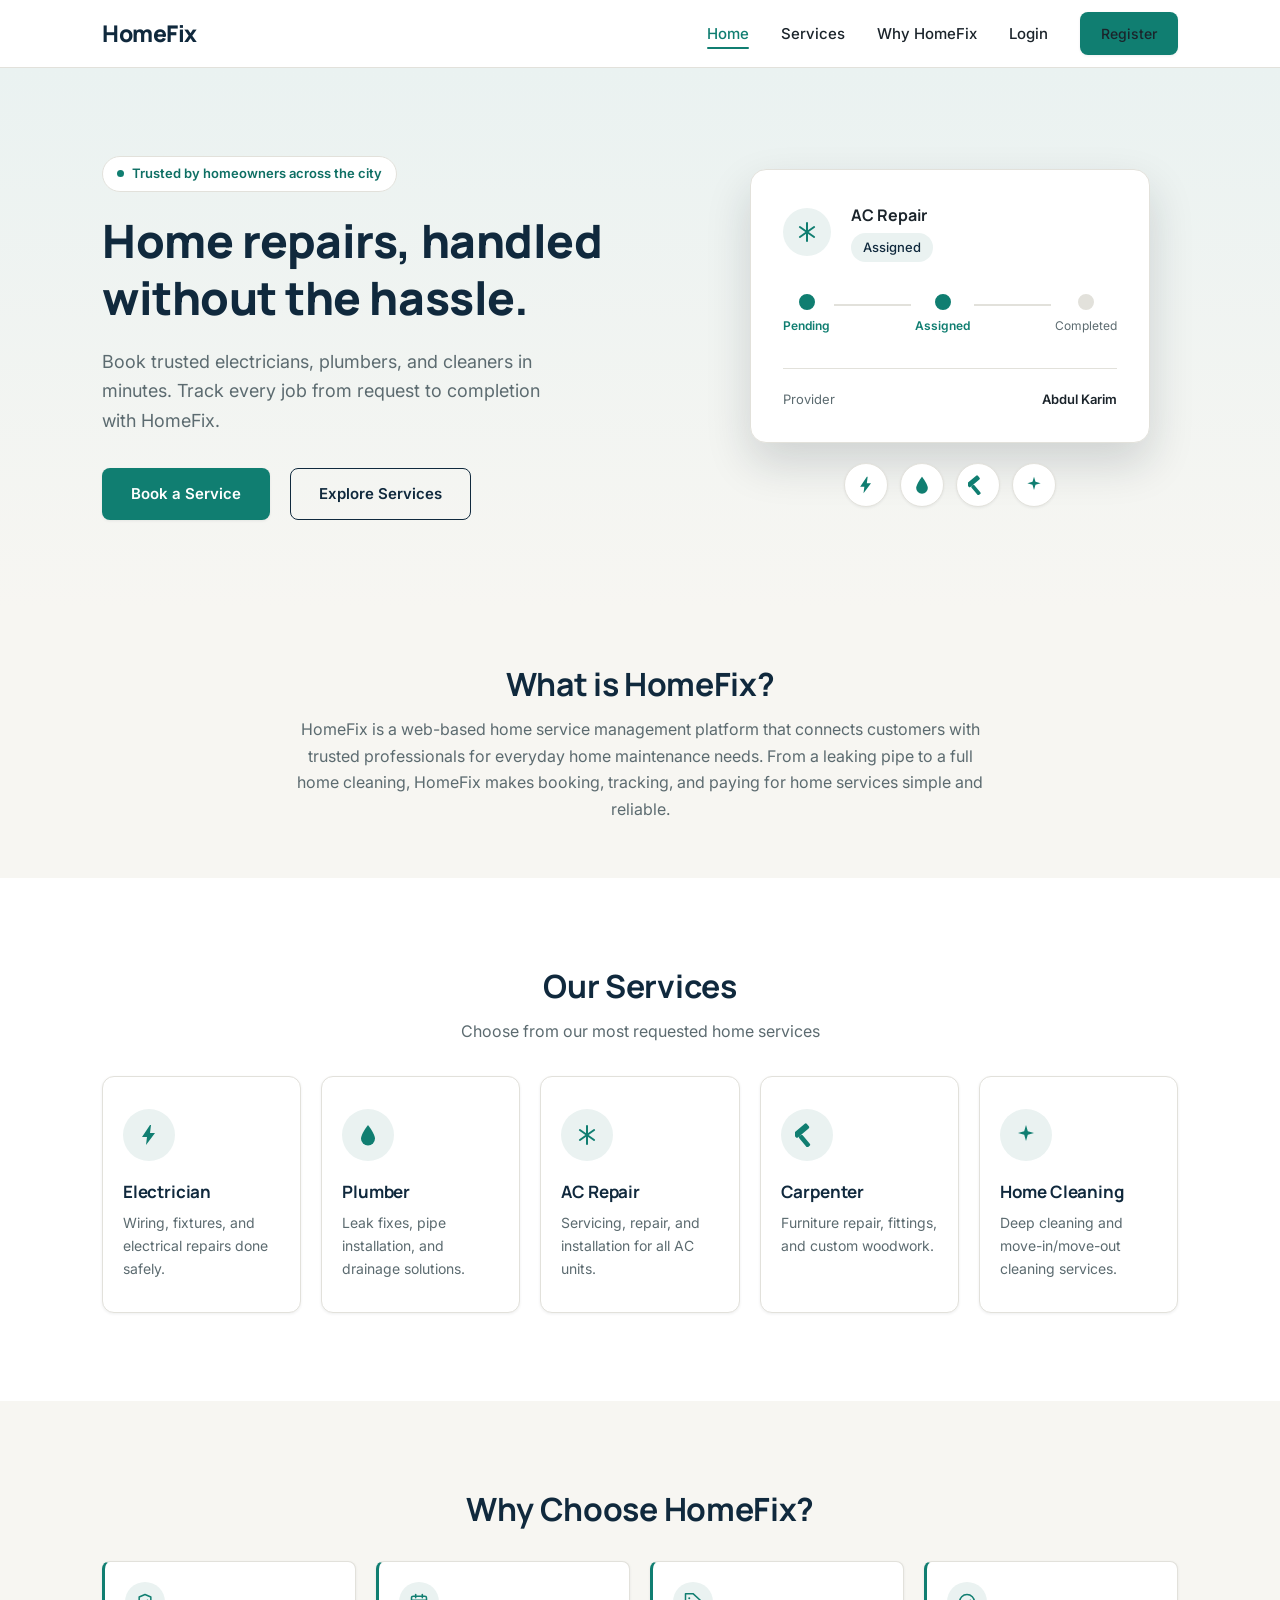
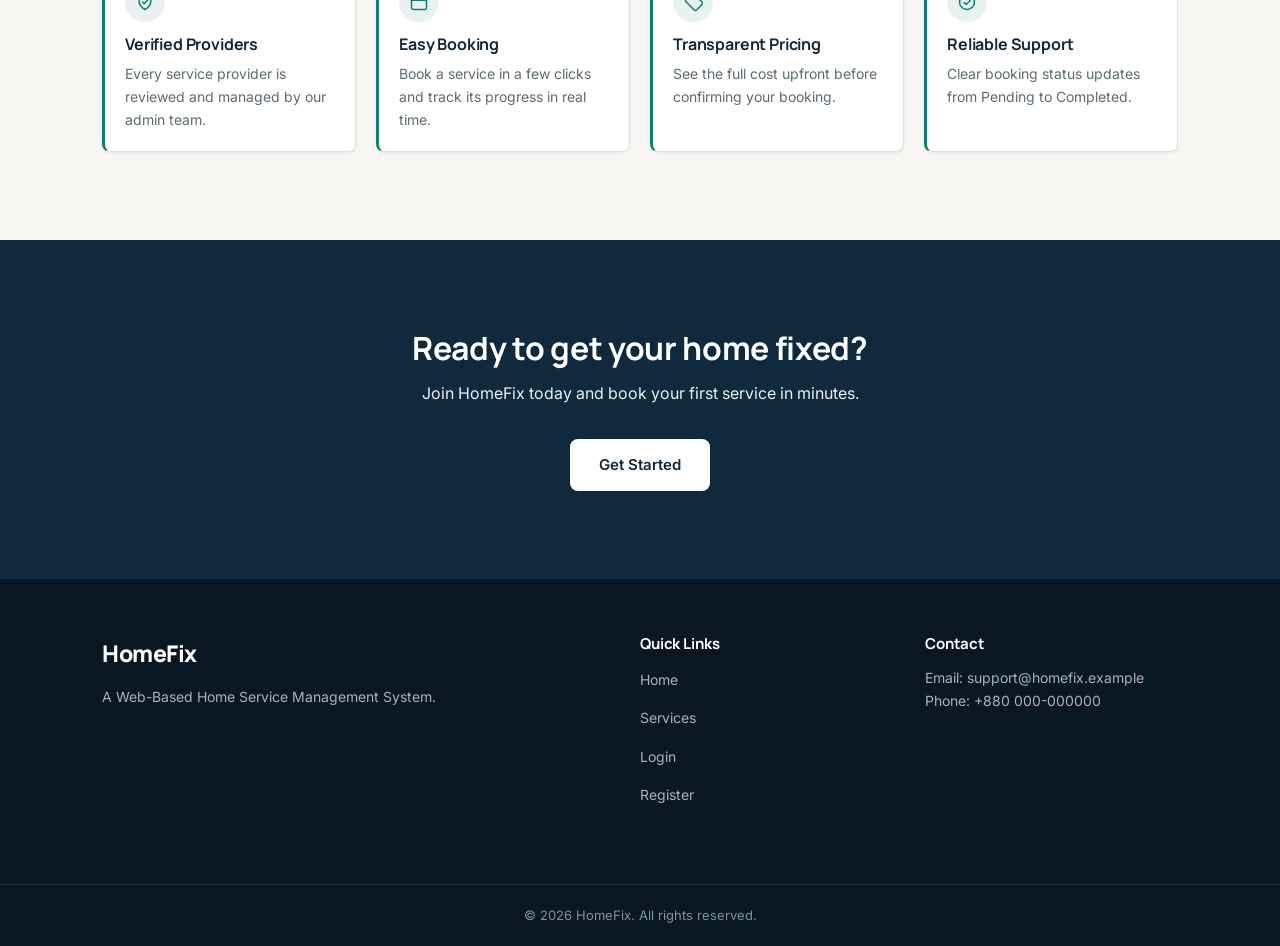
<file: index.html>
<!DOCTYPE html>
<html lang="en">
<head>
  <meta charset="UTF-8">
  <meta name="viewport" content="width=device-width, initial-scale=1.0">
  <title>HomeFix - Home Service Management System</title>

  <!-- Google Fonts: Manrope for headings, Inter for body text -->
  <link rel="preconnect" href="https://fonts.googleapis.com">
  <link href="https://fonts.googleapis.com/css2?family=Manrope:wght@600;700;800&family=Inter:wght@400;500;600&display=swap" rel="stylesheet">

  <!-- Link to our main stylesheet -->
  <link rel="stylesheet" href="css/style.css">
</head>
<body>

  <!-- ============================= -->
  <!-- HEADER / NAVIGATION BAR       -->
  <!-- ============================= -->
  <header class="site-header">
    <nav class="navbar">

      <!-- Logo / Site name -->
      <a href="index.html" class="logo">HomeFix</a>

      <!-- Navigation links (shown on desktop, toggled on mobile) -->
      <ul class="nav-links" id="navLinks">
        <li><a href="index.html" class="nav-active">Home</a></li>
        <li><a href="#services">Services</a></li>
        <li><a href="#why-us">Why HomeFix</a></li>
        <li><a href="login.html">Login</a></li>
        <li><a href="register.html" class="btn btn-primary">Register</a></li>
      </ul>

      <!-- Hamburger button for mobile menu -->
      <button class="nav-toggle" id="navToggle" aria-label="Toggle navigation menu" aria-expanded="false">
        <span></span>
        <span></span>
        <span></span>
      </button>

    </nav>
  </header>


  <!-- ============================= -->
  <!-- HERO SECTION                  -->
  <!-- ============================= -->
  <section class="hero">
    <div class="container">

      <div class="hero-content">
        <span class="hero-eyebrow">Trusted by homeowners across the city</span>
        <h1>Home repairs, handled without the hassle.</h1>
        <p>
          Book trusted electricians, plumbers, and cleaners in minutes.
          Track every job from request to completion with HomeFix.
        </p>
        <div class="hero-buttons">
          <a href="services.html" class="btn btn-primary">Book a Service</a>
          <a href="#services" class="btn btn-secondary">Explore Services</a>
        </div>
      </div>

      <!-- A small "product preview" card instead of a stock photo -->
      <div class="hero-visual">
        <div class="hero-visual-card">
          <div class="hero-visual-top">
            <div class="hero-visual-icon">
              <svg aria-hidden="true" viewBox="0 0 24 24" fill="none" stroke="currentColor" stroke-width="2" stroke-linecap="round"><line x1="12" y1="3" x2="12" y2="21"/><line x1="4.9" y1="7" x2="19.1" y2="17"/><line x1="19.1" y1="7" x2="4.9" y2="17"/></svg>
            </div>
            <div>
              <strong>AC Repair</strong>
              <span class="badge badge-assigned">Assigned</span>
            </div>
          </div>

          <div class="status-tracker hero-visual-tracker">
            <div class="status-step status-complete" data-step="Pending">
              <span class="status-dot"></span>
              <span class="status-label">Pending</span>
            </div>
            <div class="status-line"></div>
            <div class="status-step status-complete" data-step="Assigned">
              <span class="status-dot"></span>
              <span class="status-label">Assigned</span>
            </div>
            <div class="status-line"></div>
            <div class="status-step" data-step="Completed">
              <span class="status-dot"></span>
              <span class="status-label">Completed</span>
            </div>
          </div>

          <div class="hero-visual-provider">
            <span>Provider</span>
            <strong>Abdul Karim</strong>
          </div>
        </div>

        <div class="hero-visual-chips">
          <span class="hero-visual-chip" title="Electrician">
            <svg aria-hidden="true" viewBox="0 0 24 24" fill="currentColor"><path d="M13 2L5 14h5l-1 8 9-12h-5l1-8z"/></svg>
          </span>
          <span class="hero-visual-chip" title="Plumber">
            <svg aria-hidden="true" viewBox="0 0 24 24" fill="currentColor"><path d="M12 2C12 2 5 11 5 15.5a7 7 0 0 0 14 0C19 11 12 2 12 2z"/></svg>
          </span>
          <span class="hero-visual-chip" title="Carpenter">
            <svg aria-hidden="true" viewBox="0 0 24 24" fill="currentColor"><g transform="rotate(-40 12 12)"><rect x="2" y="2" width="17" height="6" rx="1.5"/><rect x="4" y="8" width="4.5" height="14" rx="1.5"/></g></svg>
          </span>
          <span class="hero-visual-chip" title="Home Cleaning">
            <svg aria-hidden="true" viewBox="0 0 24 24" fill="currentColor"><path d="M12 2l1.8 6.2L20 10l-6.2 1.8L12 18l-1.8-6.2L4 10l6.2-1.8z"/></svg>
          </span>
        </div>
      </div>

    </div>
  </section>


  <!-- ============================= -->
  <!-- SHORT INTRODUCTION SECTION    -->
  <!-- ============================= -->
  <section class="intro">
    <div class="container">
      <h2>What is HomeFix?</h2>
      <p>
        HomeFix is a web-based home service management platform that connects
        customers with trusted professionals for everyday home maintenance needs.
        From a leaking pipe to a full home cleaning, HomeFix makes booking,
        tracking, and paying for home services simple and reliable.
      </p>
    </div>
  </section>


  <!-- ============================= -->
  <!-- SERVICES PREVIEW SECTION      -->
  <!-- ============================= -->
  <section class="services" id="services">
    <div class="container">
      <h2>Our Services</h2>
      <p class="section-subtitle">Choose from our most requested home services</p>

      <div class="services-grid">

        <!-- Service Card: Electrician -->
        <div class="service-card">
          <div class="service-icon"><svg aria-hidden="true" viewBox="0 0 24 24" fill="currentColor" width="24" height="24"><path d="M13 2L5 14h5l-1 8 9-12h-5l1-8z"/></svg></div>
          <h3>Electrician</h3>
          <p>Wiring, fixtures, and electrical repairs done safely.</p>
        </div>

        <!-- Service Card: Plumber -->
        <div class="service-card">
          <div class="service-icon"><svg aria-hidden="true" viewBox="0 0 24 24" fill="currentColor" width="24" height="24"><path d="M12 2C12 2 5 11 5 15.5a7 7 0 0 0 14 0C19 11 12 2 12 2z"/></svg></div>
          <h3>Plumber</h3>
          <p>Leak fixes, pipe installation, and drainage solutions.</p>
        </div>

        <!-- Service Card: AC Repair -->
        <div class="service-card">
          <div class="service-icon"><svg aria-hidden="true" viewBox="0 0 24 24" fill="none" stroke="currentColor" stroke-width="2" stroke-linecap="round" width="24" height="24"><line x1="12" y1="3" x2="12" y2="21"/><line x1="4.9" y1="7" x2="19.1" y2="17"/><line x1="19.1" y1="7" x2="4.9" y2="17"/></svg></div>
          <h3>AC Repair</h3>
          <p>Servicing, repair, and installation for all AC units.</p>
        </div>

        <!-- Service Card: Carpenter -->
        <div class="service-card">
          <div class="service-icon"><svg aria-hidden="true" viewBox="0 0 24 24" fill="currentColor" width="24" height="24"><g transform="rotate(-40 12 12)"><rect x="2" y="2" width="17" height="6" rx="1.5"/><rect x="4" y="8" width="4.5" height="14" rx="1.5"/></g></svg></div>
          <h3>Carpenter</h3>
          <p>Furniture repair, fittings, and custom woodwork.</p>
        </div>

        <!-- Service Card: Home Cleaning -->
        <div class="service-card">
          <div class="service-icon"><svg aria-hidden="true" viewBox="0 0 24 24" fill="currentColor" width="24" height="24"><path d="M12 2l1.8 6.2L20 10l-6.2 1.8L12 18l-1.8-6.2L4 10l6.2-1.8z"/></svg></div>
          <h3>Home Cleaning</h3>
          <p>Deep cleaning and move-in/move-out cleaning services.</p>
        </div>

      </div>
    </div>
  </section>


  <!-- ============================= -->
  <!-- WHY CHOOSE HOMEFIX SECTION    -->
  <!-- ============================= -->
  <section class="why-us" id="why-us">
    <div class="container">
      <h2>Why Choose HomeFix?</h2>

      <div class="why-us-grid">

        <div class="why-card">
          <div class="why-card-icon"><svg aria-hidden="true" viewBox="0 0 24 24" fill="none" stroke="currentColor" stroke-width="1.8" stroke-linecap="round" stroke-linejoin="round"><path d="M12 3l7 3v5c0 5-3.5 8-7 10-3.5-2-7-5-7-10V6z"/><path d="M9 12l2 2 4-4"/></svg></div>
          <h3>Verified Providers</h3>
          <p>Every service provider is reviewed and managed by our admin team.</p>
        </div>

        <div class="why-card">
          <div class="why-card-icon"><svg aria-hidden="true" viewBox="0 0 24 24" fill="none" stroke="currentColor" stroke-width="1.8" stroke-linecap="round" stroke-linejoin="round"><rect x="3" y="5" width="18" height="16" rx="2"/><line x1="3" y1="10" x2="21" y2="10"/><line x1="8" y1="3" x2="8" y2="7"/><line x1="16" y1="3" x2="16" y2="7"/></svg></div>
          <h3>Easy Booking</h3>
          <p>Book a service in a few clicks and track its progress in real time.</p>
        </div>

        <div class="why-card">
          <div class="why-card-icon"><svg aria-hidden="true" viewBox="0 0 24 24" fill="none" stroke="currentColor" stroke-width="1.8" stroke-linecap="round" stroke-linejoin="round"><path d="M12 2H3v9l10.5 10.5a2 2 0 0 0 2.8 0l6.7-6.7a2 2 0 0 0 0-2.8L12 2z"/><circle cx="7.5" cy="7.5" r="1.2" fill="currentColor" stroke="none"/></svg></div>
          <h3>Transparent Pricing</h3>
          <p>See the full cost upfront before confirming your booking.</p>
        </div>

        <div class="why-card">
          <div class="why-card-icon"><svg aria-hidden="true" viewBox="0 0 24 24" fill="none" stroke="currentColor" stroke-width="1.8" stroke-linecap="round" stroke-linejoin="round"><circle cx="12" cy="12" r="9"/><path d="M8.5 12.5l2.5 2.5 5-5"/></svg></div>
          <h3>Reliable Support</h3>
          <p>Clear booking status updates from Pending to Completed.</p>
        </div>

      </div>
    </div>
  </section>


  <!-- ============================= -->
  <!-- CALL-TO-ACTION SECTION        -->
  <!-- ============================= -->
  <section class="cta">
    <div class="container cta-content">
      <h2>Ready to get your home fixed?</h2>
      <p>Join HomeFix today and book your first service in minutes.</p>
      <a href="register.html" class="btn btn-primary">Get Started</a>
    </div>
  </section>


  <!-- ============================= -->
  <!-- FOOTER                        -->
  <!-- ============================= -->
  <footer class="site-footer">
    <div class="container footer-content">

      <div class="footer-brand">
        <span class="logo">HomeFix</span>
        <p>A Web-Based Home Service Management System.</p>
      </div>

      <div class="footer-links">
        <h4>Quick Links</h4>
        <ul>
          <li><a href="index.html">Home</a></li>
          <li><a href="#services">Services</a></li>
          <li><a href="login.html">Login</a></li>
          <li><a href="register.html">Register</a></li>
        </ul>
      </div>

      <div class="footer-contact">
        <h4>Contact</h4>
        <p>Email: support@homefix.example</p>
        <p>Phone: +880 000-000000</p>
      </div>

    </div>

    <p class="footer-bottom">
      &copy; <span id="currentYear"></span> HomeFix. All rights reserved.
    </p>
  </footer>


  <!-- Link to our JavaScript file (placed at the end so the HTML loads first) -->
  <script src="js/script.js"></script>
</body>
</html>
</file>
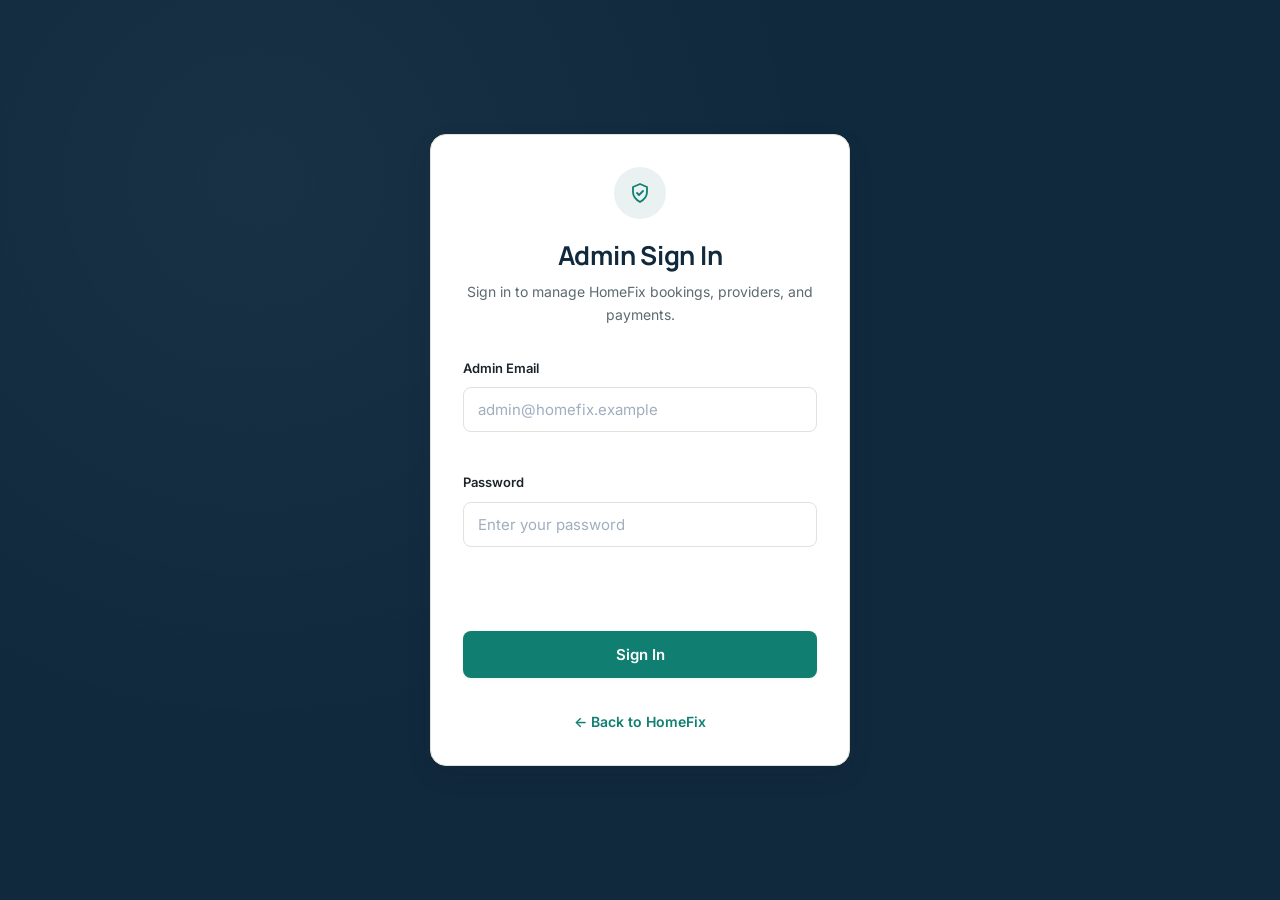
<file: admin-login.html>
<!DOCTYPE html>
<html lang="en">
<head>
  <meta charset="UTF-8">
  <meta name="viewport" content="width=device-width, initial-scale=1.0">
  <title>Admin Login - HomeFix</title>

  <!-- Google Fonts: Manrope for headings, Inter for body text -->
  <link rel="preconnect" href="https://fonts.googleapis.com">
  <link href="https://fonts.googleapis.com/css2?family=Manrope:wght@600;700;800&family=Inter:wght@400;500;600&display=swap" rel="stylesheet">

  <!-- Link to our main stylesheet (shared across every page) -->
  <link rel="stylesheet" href="css/style.css">
</head>
<body>

  <!-- Standalone gate: no public navbar/footer here on purpose, so it's
       visually distinct from the customer-facing login (matches the
       original design spec: dark full-page background, centered card). -->
  <section class="admin-auth-page">
    <div class="auth-card">

      <div class="auth-card-header">
        <div class="auth-card-icon"><svg aria-hidden="true" viewBox="0 0 24 24" fill="none" stroke="currentColor" stroke-width="1.8" stroke-linecap="round" stroke-linejoin="round"><path d="M12 3l7 3v5c0 5-3.5 8-7 10-3.5-2-7-5-7-10V6z"/><path d="M9 12l2 2 4-4"/></svg></div>
        <h1>Admin Sign In</h1>
        <p>Sign in to manage HomeFix bookings, providers, and payments.</p>
      </div>

      <!-- Frontend-only form: no backend, so we prevent the real
           submit and just run basic validation with JavaScript -->
      <form id="adminLoginForm" class="auth-form" novalidate>

        <div class="form-field">
          <label for="adminEmail">Admin Email</label>
          <input
            type="text"
            id="adminEmail"
            name="adminEmail"
            placeholder="admin@homefix.example"
            autocomplete="username"
            required
          >
          <span class="field-error" id="adminEmailError"></span>
        </div>

        <div class="form-field">
          <label for="adminPassword">Password</label>
          <input
            type="password"
            id="adminPassword"
            name="adminPassword"
            placeholder="Enter your password"
            autocomplete="current-password"
            required
          >
          <span class="field-error" id="adminPasswordError"></span>
        </div>

        <!-- Shown only if login is "successful" (demo purposes only) -->
        <p class="form-success" id="adminLoginSuccess"></p>

        <button type="submit" class="btn btn-primary btn-block">Sign In</button>

      </form>

      <p class="auth-switch">
        <a href="index.html">&larr; Back to HomeFix</a>
      </p>

    </div>
  </section>

  <!-- Shared JavaScript file (nav toggle, footer year, form validation,
       and now admin login validation) -->
  <script src="js/script.js"></script>
</body>
</html>
</file>
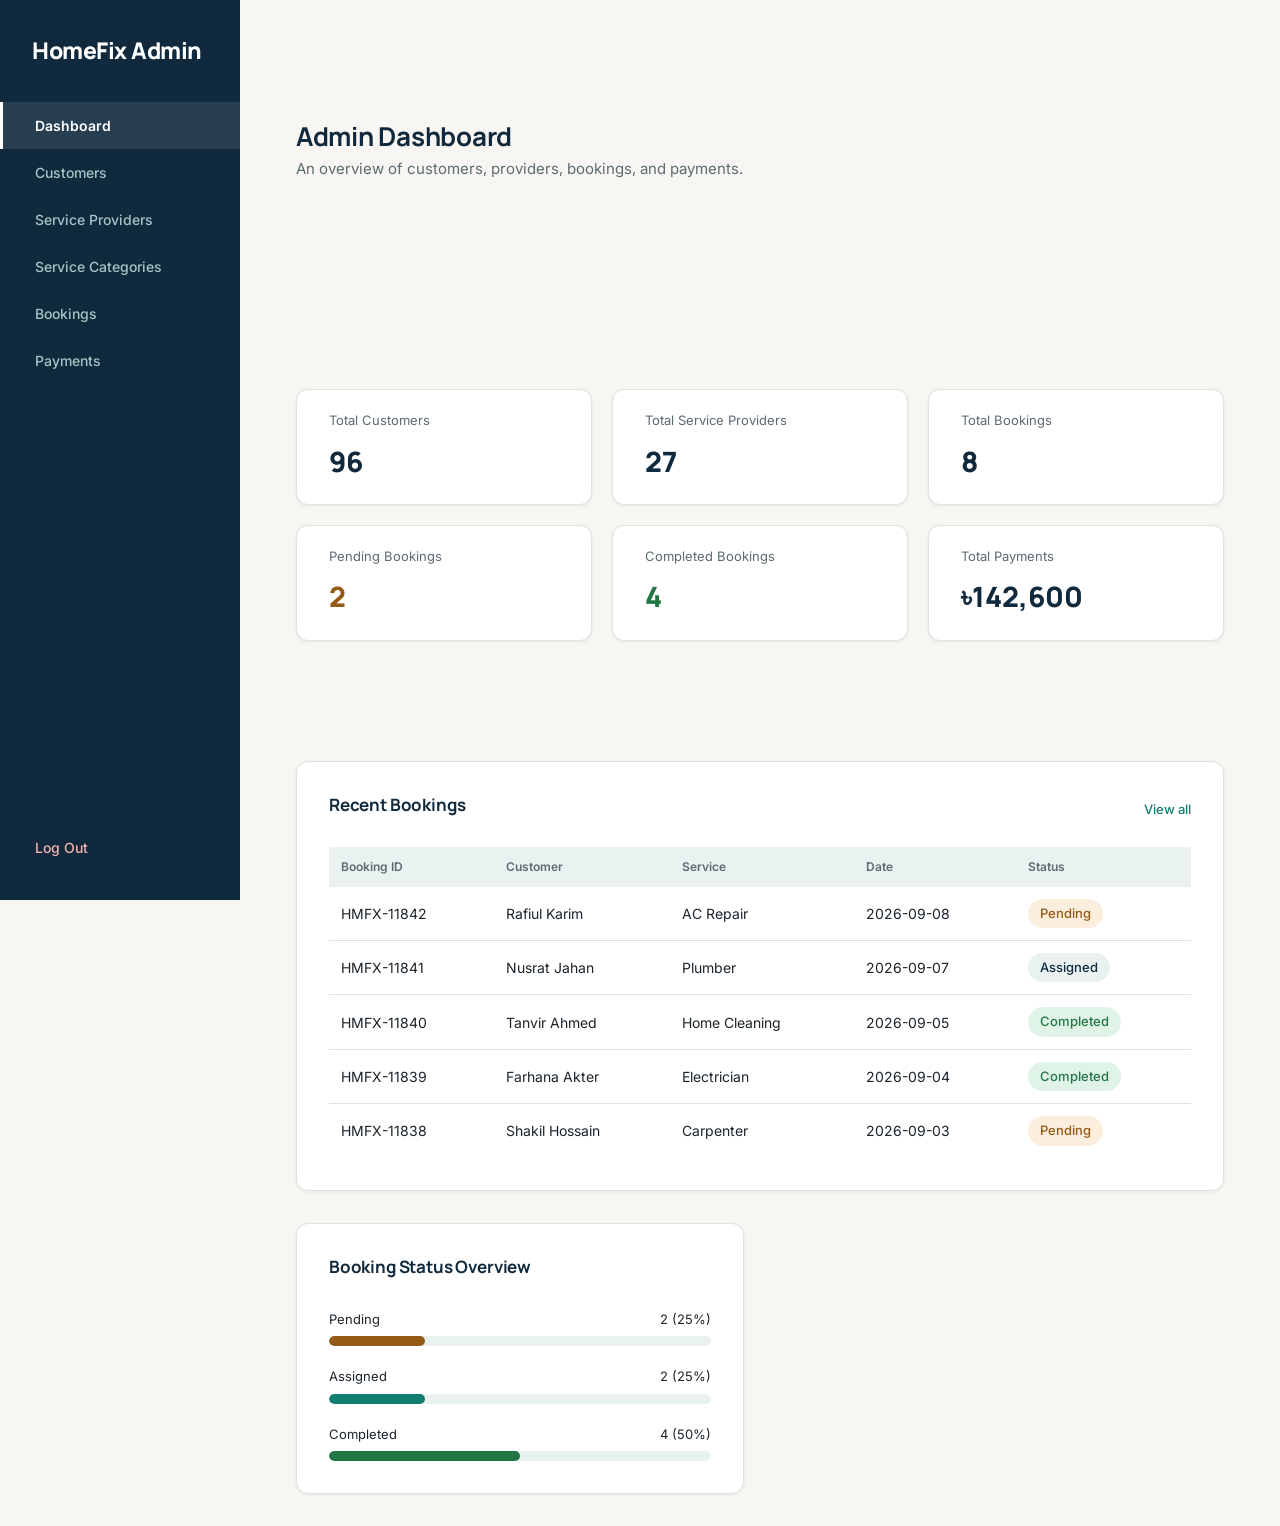
<file: admin.html>
<!DOCTYPE html>
<html lang="en">
<head>
  <meta charset="UTF-8">
  <meta name="viewport" content="width=device-width, initial-scale=1.0">
  <title>Admin Dashboard - HomeFix</title>

  <!-- Google Fonts: Manrope for headings, Inter for body text -->
  <link rel="preconnect" href="https://fonts.googleapis.com">
  <link href="https://fonts.googleapis.com/css2?family=Manrope:wght@600;700;800&family=Inter:wght@400;500;600&display=swap" rel="stylesheet">

  <!-- Link to our main stylesheet (shared across every page) -->
  <link rel="stylesheet" href="css/style.css">
</head>
<body>

  <!-- =========================================================
       This is a SINGLE-PAGE admin panel: the sidebar links don't
       load new HTML files, they use JavaScript to show/hide
       ".admin-section" blocks below. This keeps all the admin
       management screens in one file, which is simpler to
       maintain for a frontend-only demo than 6 separate pages.
       ========================================================= -->
  <div class="app-layout">

    <!-- ============================= -->
    <!-- SIDEBAR / NAVIGATION          -->
    <!-- ============================= -->
    <aside class="app-sidebar app-sidebar-admin">
      <a href="admin.html" class="logo app-sidebar-logo">HomeFix Admin</a>

      <nav class="app-sidebar-nav" id="adminNav">
        <a href="#dashboard" class="app-nav-link active" data-section="dashboard">Dashboard</a>
        <a href="#customers" class="app-nav-link" data-section="customers">Customers</a>
        <a href="#providers" class="app-nav-link" data-section="providers">Service Providers</a>
        <a href="#categories" class="app-nav-link" data-section="categories">Service Categories</a>
        <a href="#bookings" class="app-nav-link" data-section="bookings">Bookings</a>
        <a href="#payments" class="app-nav-link" data-section="payments">Payments</a>
      </nav>

      <button type="button" class="app-nav-link app-logout-btn" id="adminLogoutBtn">Log Out</button>
    </aside>


    <!-- ============================= -->
    <!-- MAIN CONTENT                  -->
    <!-- ============================= -->
    <main class="app-main">

      <!-- =====================================================
           SECTION: DASHBOARD (overview)
           ===================================================== -->
      <div class="admin-section active" id="section-dashboard">

        <section class="dash-welcome">
          <h1>Admin Dashboard</h1>
          <p>An overview of customers, providers, bookings, and payments.</p>
        </section>

        <section class="stats-grid" id="statsGrid">
          <div class="stat-card">
            <span class="stat-label">Total Customers</span>
            <span class="stat-number" id="statCustomers">-</span>
          </div>
          <div class="stat-card">
            <span class="stat-label">Total Service Providers</span>
            <span class="stat-number" id="statProviders">-</span>
          </div>
          <div class="stat-card">
            <span class="stat-label">Total Bookings</span>
            <span class="stat-number" id="statTotalBookings">-</span>
          </div>
          <div class="stat-card">
            <span class="stat-label">Pending Bookings</span>
            <span class="stat-number stat-pending" id="statPending">-</span>
          </div>
          <div class="stat-card">
            <span class="stat-label">Completed Bookings</span>
            <span class="stat-number stat-completed" id="statCompleted">-</span>
          </div>
          <div class="stat-card">
            <span class="stat-label">Total Payments</span>
            <span class="stat-number" id="statPayments">-</span>
          </div>
        </section>

        <div class="dash-grid">

          <section class="dash-card booking-history-card">
            <div class="dash-card-header">
              <h2>Recent Bookings</h2>
              <a href="#bookings" class="link-muted" data-section="bookings">View all</a>
            </div>
            <div class="dash-table-wrap">
              <table class="dash-table">
                <thead>
                  <tr><th>Booking ID</th><th>Customer</th><th>Service</th><th>Date</th><th>Status</th></tr>
                </thead>
                <tbody id="recentBookingsBody"></tbody>
              </table>
            </div>
          </section>

          <section class="dash-card status-overview-card">
            <div class="dash-card-header">
              <h2>Booking Status Overview</h2>
            </div>
            <div class="status-overview" id="statusOverview"></div>
          </section>

        </div>
      </div>


      <!-- =====================================================
           SECTION: MANAGE CUSTOMERS
           ===================================================== -->
      <div class="admin-section" id="section-customers">
        <section class="dash-welcome">
          <h1>Manage Customers</h1>
          <p>View registered customers and remove accounts if needed.</p>
        </section>

        <section class="dash-card">
          <div class="dash-table-wrap">
            <table class="dash-table">
              <thead>
                <tr><th>Name</th><th>Phone</th><th>Email</th><th>Bookings</th><th>Joined</th><th>Actions</th></tr>
              </thead>
              <tbody id="customersBody"></tbody>
            </table>
          </div>
        </section>
      </div>


      <!-- =====================================================
           SECTION: MANAGE SERVICE PROVIDERS
           ===================================================== -->
      <div class="admin-section" id="section-providers">
        <section class="dash-welcome dash-welcome-row">
          <div>
            <h1>Manage Service Providers</h1>
            <p>Add, edit, or remove the providers HomeFix works with.</p>
          </div>
          <button type="button" class="btn btn-primary btn-sm" id="addProviderBtn">+ Add Provider</button>
        </section>

        <section class="dash-card">
          <div class="dash-table-wrap">
            <table class="dash-table">
              <thead>
                <tr><th>Name</th><th>Category</th><th>Phone</th><th>Availability</th><th>Actions</th></tr>
              </thead>
              <tbody id="providersBody"></tbody>
            </table>
          </div>
        </section>
      </div>


      <!-- =====================================================
           SECTION: MANAGE SERVICE CATEGORIES
           ===================================================== -->
      <div class="admin-section" id="section-categories">
        <section class="dash-welcome dash-welcome-row">
          <div>
            <h1>Manage Service Categories</h1>
            <p>Control which services customers can book.</p>
          </div>
          <button type="button" class="btn btn-primary btn-sm" id="addCategoryBtn">+ Add Category</button>
        </section>

        <section class="dash-card">
          <div class="dash-table-wrap">
            <table class="dash-table">
              <thead>
                <tr><th>Category</th><th>Description</th><th>Base Price</th><th>Actions</th></tr>
              </thead>
              <tbody id="categoriesBody"></tbody>
            </table>
          </div>
        </section>
      </div>


      <!-- =====================================================
           SECTION: MANAGE BOOKINGS
           ===================================================== -->
      <div class="admin-section" id="section-bookings">
        <section class="dash-welcome">
          <h1>Manage Bookings</h1>
          <p>View details, assign a provider, and update booking status.</p>
        </section>

        <section class="dash-card">
          <div class="dash-table-wrap">
            <table class="dash-table">
              <thead>
                <tr><th>Booking ID</th><th>Customer</th><th>Service</th><th>Date</th><th>Provider</th><th>Status</th><th>Actions</th></tr>
              </thead>
              <tbody id="bookingsBody"></tbody>
            </table>
          </div>
        </section>
      </div>


      <!-- =====================================================
           SECTION: PAYMENT INFORMATION
           ===================================================== -->
      <div class="admin-section" id="section-payments">
        <section class="dash-welcome">
          <h1>Payment Information</h1>
          <p>A read-only ledger of payments linked to bookings.</p>
        </section>

        <section class="dash-card">
          <div class="dash-table-wrap">
            <table class="dash-table">
              <thead>
                <tr><th>Reference</th><th>Customer</th><th>Amount</th><th>Method</th><th>Status</th><th></th></tr>
              </thead>
              <tbody id="paymentsBody"></tbody>
            </table>
          </div>
        </section>
      </div>

    </main>
  </div>


  <!-- =========================================================
       SHARED MODAL
       One reusable popup used by every "View / Edit / Assign"
       action across all the sections above. JavaScript fills in
       the title and body content depending on which button was
       clicked.
       ========================================================= -->
  <div class="modal-overlay" id="adminModal" hidden>
    <div class="modal-box">
      <div class="modal-header">
        <h3 id="modalTitle">Details</h3>
        <button type="button" class="modal-close" id="modalCloseBtn" aria-label="Close">&times;</button>
      </div>
      <div class="modal-body" id="modalBody"></div>
    </div>
  </div>


  <!-- Shared JavaScript file (nav toggle, footer year, form validation,
       service data, and now the full admin panel logic) -->
  <script src="js/script.js"></script>
</body>
</html>
</file>
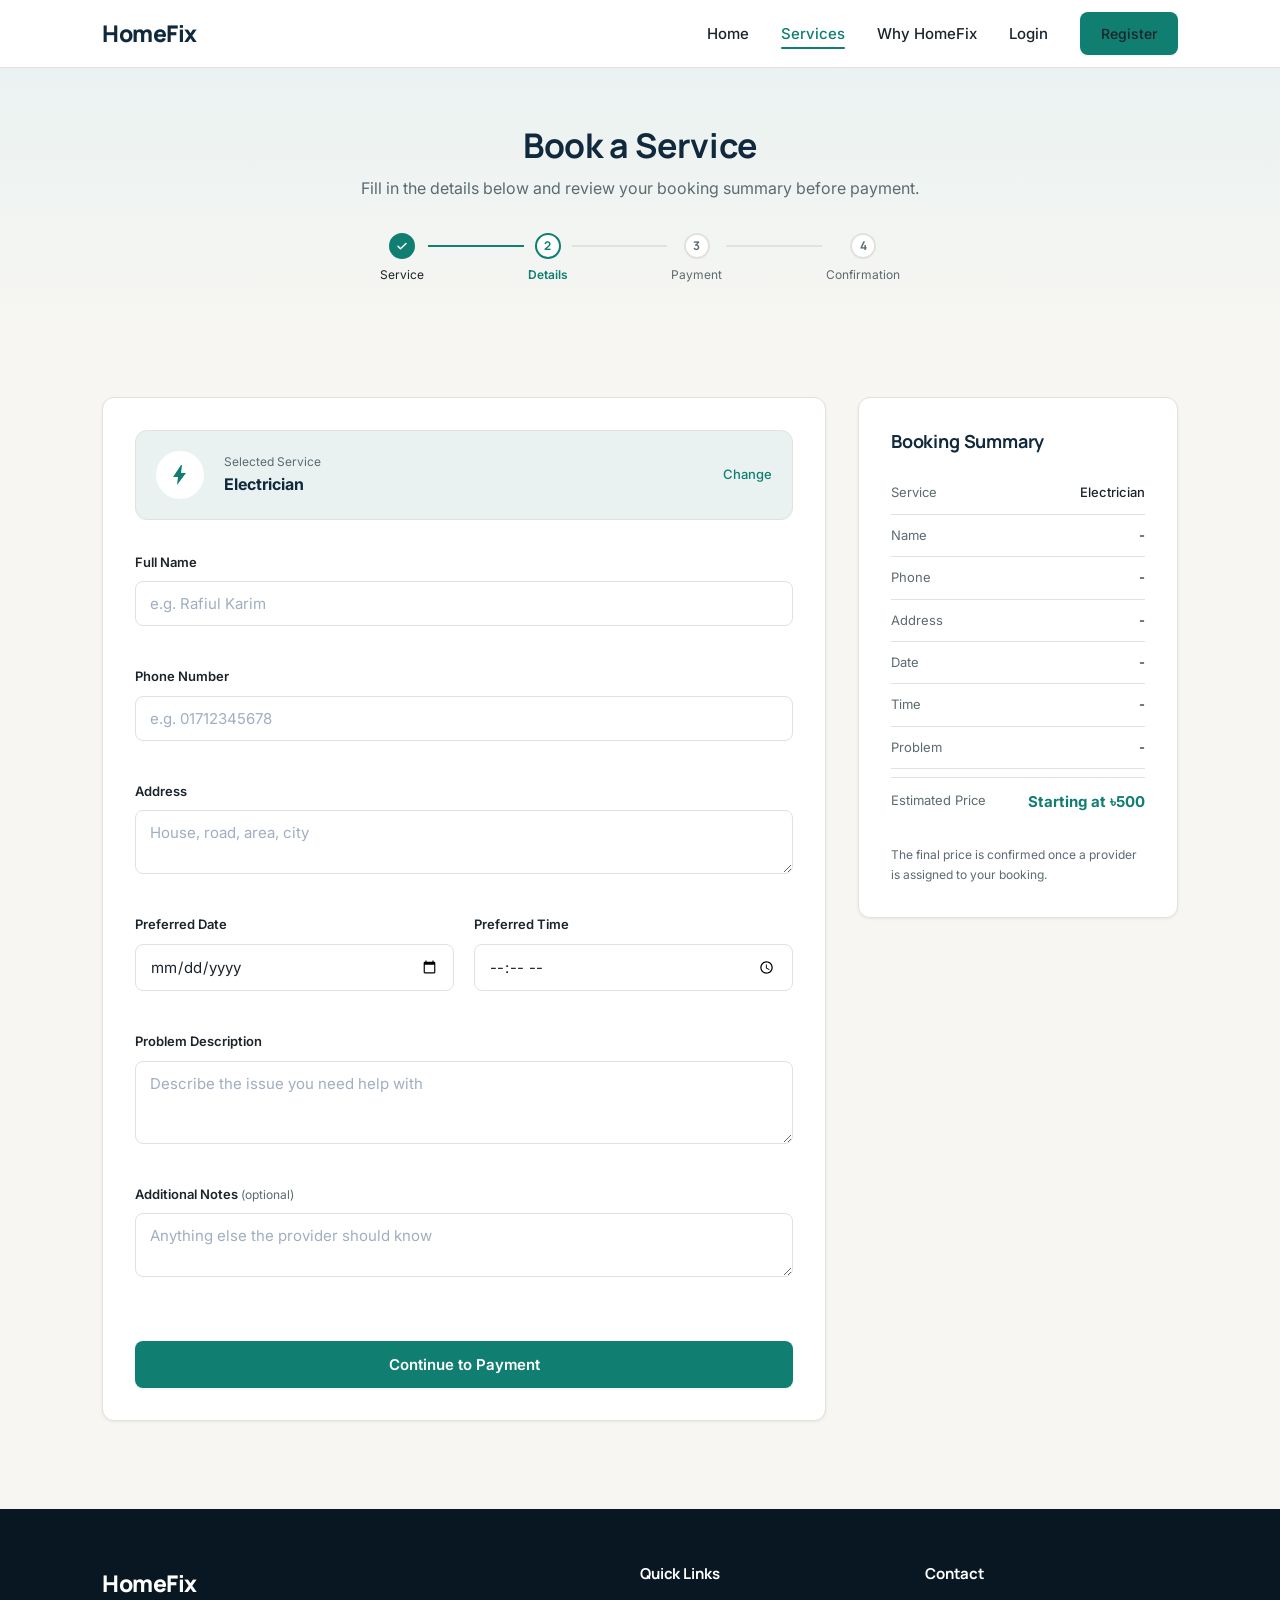
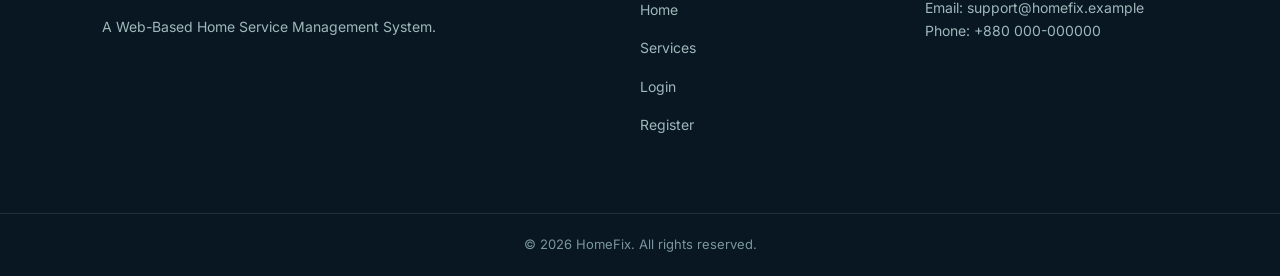
<file: booking.html>
<!DOCTYPE html>
<html lang="en">
<head>
  <meta charset="UTF-8">
  <meta name="viewport" content="width=device-width, initial-scale=1.0">
  <title>Book a Service - HomeFix</title>

  <!-- Google Fonts: Manrope for headings, Inter for body text -->
  <link rel="preconnect" href="https://fonts.googleapis.com">
  <link href="https://fonts.googleapis.com/css2?family=Manrope:wght@600;700;800&family=Inter:wght@400;500;600&display=swap" rel="stylesheet">

  <!-- Link to our main stylesheet (shared across every page) -->
  <link rel="stylesheet" href="css/style.css">
</head>
<body>

  <!-- ============================= -->
  <!-- HEADER / NAVIGATION BAR       -->
  <!-- Same navbar as index.html so the site feels consistent -->
  <!-- ============================= -->
  <header class="site-header">
    <nav class="navbar">

      <a href="index.html" class="logo">HomeFix</a>

      <ul class="nav-links" id="navLinks">
        <li><a href="index.html">Home</a></li>
        <li><a href="services.html" class="nav-active">Services</a></li>
        <li><a href="index.html#why-us">Why HomeFix</a></li>
        <li><a href="login.html">Login</a></li>
        <li><a href="register.html" class="btn btn-primary">Register</a></li>
      </ul>

      <button class="nav-toggle" id="navToggle" aria-label="Toggle navigation menu" aria-expanded="false">
        <span></span>
        <span></span>
        <span></span>
      </button>

    </nav>
  </header>


  <!-- ============================= -->
  <!-- PAGE HEADER                   -->
  <!-- ============================= -->
  <section class="page-header">
    <div class="container">
      <h1>Book a Service</h1>
      <p>Fill in the details below and review your booking summary before payment.</p>

      <div class="flow-stepper">
        <div class="flow-step is-done"><span class="flow-step-dot"><svg aria-hidden="true" viewBox="0 0 24 24" fill="none" stroke="currentColor" stroke-width="3" stroke-linecap="round" stroke-linejoin="round" width="12" height="12"><path d="M4 12.5l5 5L20 7"/></svg></span><span class="flow-step-label">Service</span></div>
        <div class="flow-line is-done"></div>
        <div class="flow-step is-current"><span class="flow-step-dot">2</span><span class="flow-step-label">Details</span></div>
        <div class="flow-line"></div>
        <div class="flow-step"><span class="flow-step-dot">3</span><span class="flow-step-label">Payment</span></div>
        <div class="flow-line"></div>
        <div class="flow-step"><span class="flow-step-dot">4</span><span class="flow-step-label">Confirmation</span></div>
      </div>
    </div>
  </section>


  <!-- ============================= -->
  <!-- BOOKING SECTION               -->
  <!-- ============================= -->
  <section class="booking-page">
    <div class="container">

      <div class="booking-grid">

        <!-- ===== LEFT: BOOKING FORM ===== -->
        <div class="booking-form-wrap">

          <!-- Selected service (read-only, based on ?service= in the URL) -->
          <div class="selected-service" id="selectedService">
            <div class="selected-service-icon" id="selectedServiceIcon"><svg aria-hidden="true" viewBox="0 0 24 24" fill="none" stroke="currentColor" stroke-width="2" stroke-linecap="round" stroke-linejoin="round" width="100%" height="100%"><circle cx="12" cy="12" r="3"/><path d="M12 2v3M12 19v3M4.2 4.2l2.1 2.1M17.7 17.7l2.1 2.1M2 12h3M19 12h3M4.2 19.8l2.1-2.1M17.7 6.3l2.1-2.1"/></svg></div>
            <div class="selected-service-info">
              <span class="selected-service-label">Selected Service</span>
              <span class="selected-service-name" id="selectedServiceName">Loading...</span>
            </div>
            <a href="services.html" class="link-muted">Change</a>
          </div>

          <form id="bookingForm" class="booking-form" novalidate>

            <div class="form-field">
              <label for="customerName">Full Name</label>
              <input type="text" id="customerName" name="customerName" placeholder="e.g. Rafiul Karim" required>
              <span class="field-error" id="customerNameError"></span>
            </div>

            <div class="form-field">
              <label for="customerPhone">Phone Number</label>
              <input type="tel" id="customerPhone" name="customerPhone" placeholder="e.g. 01712345678" required>
              <span class="field-error" id="customerPhoneError"></span>
            </div>

            <div class="form-field">
              <label for="customerAddress">Address</label>
              <textarea id="customerAddress" name="customerAddress" rows="2" placeholder="House, road, area, city" required></textarea>
              <span class="field-error" id="customerAddressError"></span>
            </div>

            <div class="form-field-row">
              <div class="form-field">
                <label for="preferredDate">Preferred Date</label>
                <input type="date" id="preferredDate" name="preferredDate" required>
                <span class="field-error" id="preferredDateError"></span>
              </div>

              <div class="form-field">
                <label for="preferredTime">Preferred Time</label>
                <input type="time" id="preferredTime" name="preferredTime" required>
                <span class="field-error" id="preferredTimeError"></span>
              </div>
            </div>

            <div class="form-field">
              <label for="problemDescription">Problem Description</label>
              <textarea id="problemDescription" name="problemDescription" rows="3" placeholder="Describe the issue you need help with" required></textarea>
              <span class="field-error" id="problemDescriptionError"></span>
            </div>

            <div class="form-field">
              <label for="additionalNotes">Additional Notes <span class="optional-tag">(optional)</span></label>
              <textarea id="additionalNotes" name="additionalNotes" rows="2" placeholder="Anything else the provider should know"></textarea>
            </div>

            <p class="form-success" id="bookingSuccess"></p>

            <button type="submit" class="btn btn-primary btn-block">Continue to Payment</button>

          </form>

        </div>

        <!-- ===== RIGHT: LIVE BOOKING SUMMARY ===== -->
        <aside class="booking-summary">
          <h2>Booking Summary</h2>

          <div class="summary-row">
            <span>Service</span>
            <span id="summaryService">-</span>
          </div>
          <div class="summary-row">
            <span>Name</span>
            <span id="summaryName">-</span>
          </div>
          <div class="summary-row">
            <span>Phone</span>
            <span id="summaryPhone">-</span>
          </div>
          <div class="summary-row">
            <span>Address</span>
            <span id="summaryAddress">-</span>
          </div>
          <div class="summary-row">
            <span>Date</span>
            <span id="summaryDate">-</span>
          </div>
          <div class="summary-row">
            <span>Time</span>
            <span id="summaryTime">-</span>
          </div>
          <div class="summary-row">
            <span>Problem</span>
            <span id="summaryProblem">-</span>
          </div>

          <div class="summary-row summary-row-total">
            <span>Estimated Price</span>
            <span id="summaryPrice">-</span>
          </div>

          <p class="summary-note">The final price is confirmed once a provider is assigned to your booking.</p>
        </aside>

      </div>

    </div>
  </section>


  <!-- ============================= -->
  <!-- FOOTER                        -->
  <!-- Same footer as index.html      -->
  <!-- ============================= -->
  <footer class="site-footer">
    <div class="container footer-content">

      <div class="footer-brand">
        <span class="logo">HomeFix</span>
        <p>A Web-Based Home Service Management System.</p>
      </div>

      <div class="footer-links">
        <h4>Quick Links</h4>
        <ul>
          <li><a href="index.html">Home</a></li>
          <li><a href="services.html">Services</a></li>
          <li><a href="login.html">Login</a></li>
          <li><a href="register.html">Register</a></li>
        </ul>
      </div>

      <div class="footer-contact">
        <h4>Contact</h4>
        <p>Email: support@homefix.example</p>
        <p>Phone: +880 000-000000</p>
      </div>

    </div>

    <p class="footer-bottom">
      &copy; <span id="currentYear"></span> HomeFix. All rights reserved.
    </p>
  </footer>


  <!-- Shared JavaScript file (nav toggle, footer year, form validation,
       service data, and now the booking form logic) -->
  <script src="js/script.js"></script>
</body>
</html>
</file>
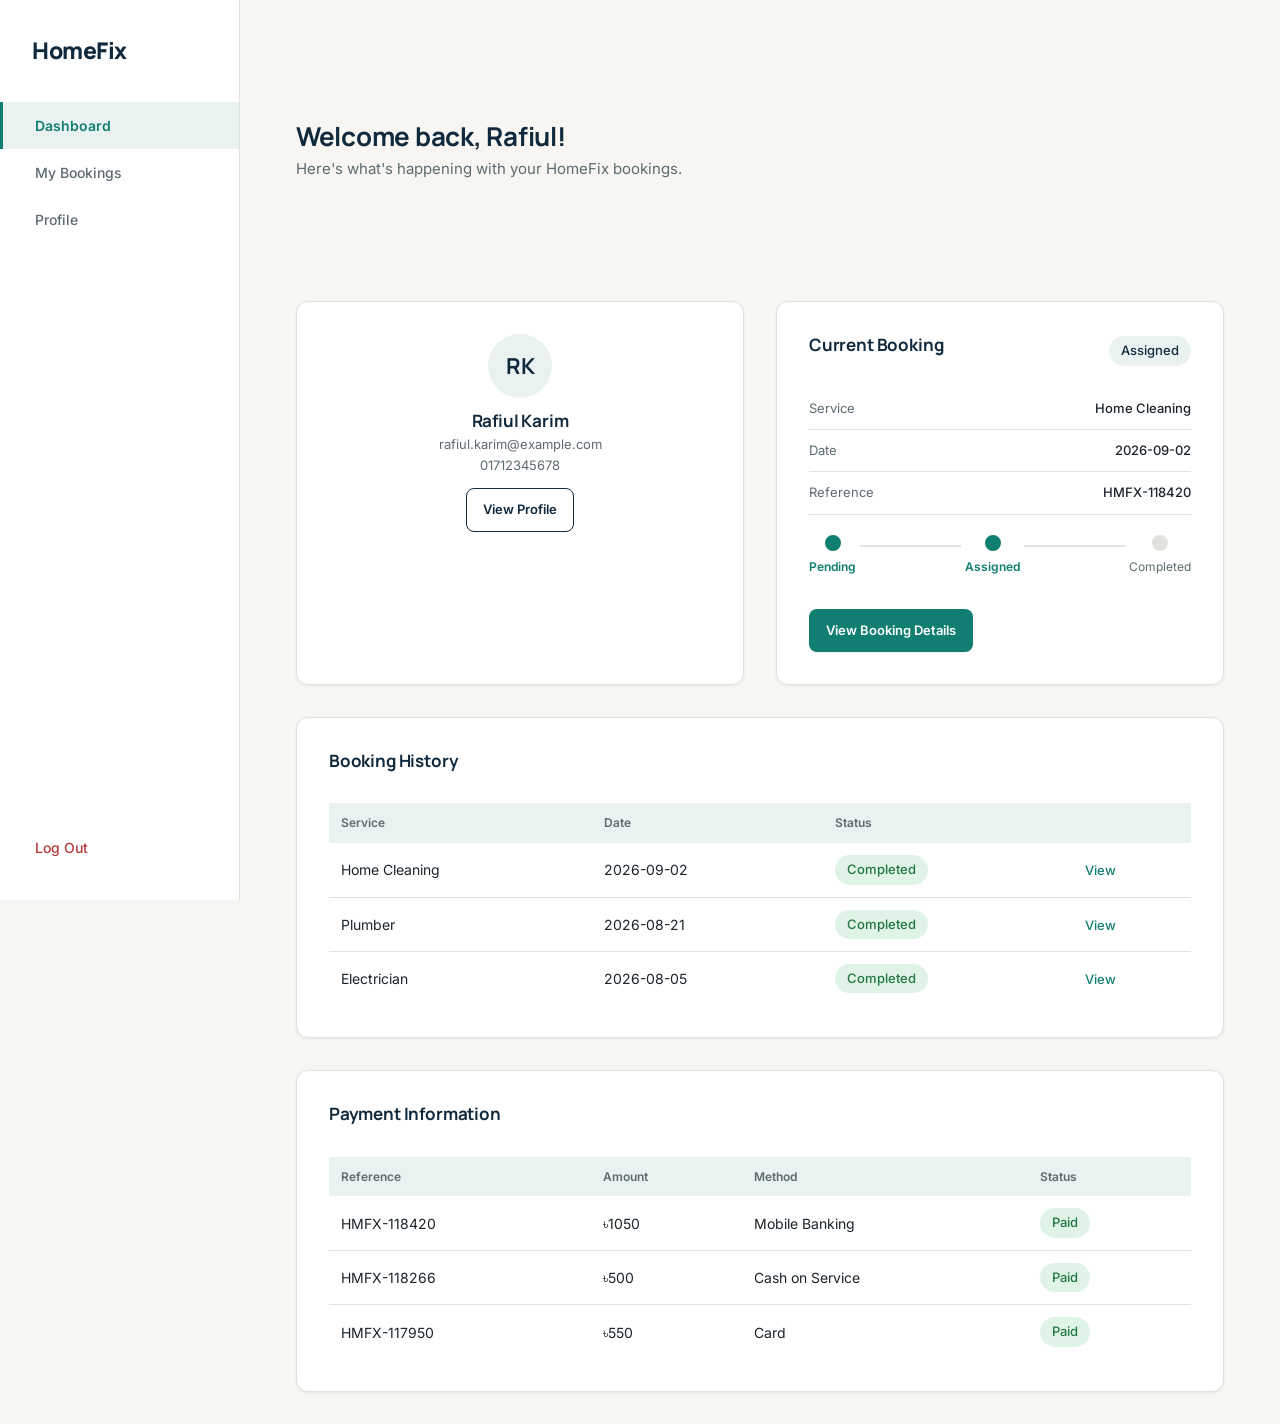
<file: dashboard.html>
<!DOCTYPE html>
<html lang="en">
<head>
  <meta charset="UTF-8">
  <meta name="viewport" content="width=device-width, initial-scale=1.0">
  <title>Dashboard - HomeFix</title>

  <!-- Google Fonts: Manrope for headings, Inter for body text -->
  <link rel="preconnect" href="https://fonts.googleapis.com">
  <link href="https://fonts.googleapis.com/css2?family=Manrope:wght@600;700;800&family=Inter:wght@400;500;600&display=swap" rel="stylesheet">

  <!-- Link to our main stylesheet (shared across every page) -->
  <link rel="stylesheet" href="css/style.css">
</head>
<body>

  <!-- =========================================================
       The Dashboard is a "logged in" area, so instead of the
       public site's top navbar, it uses a sidebar layout - the
       same pattern the Admin pages will use later.
       ========================================================= -->
  <div class="app-layout">

    <!-- ============================= -->
    <!-- SIDEBAR / NAVIGATION          -->
    <!-- ============================= -->
    <aside class="app-sidebar">
      <a href="index.html" class="logo app-sidebar-logo">HomeFix</a>

      <nav class="app-sidebar-nav">
        <a href="dashboard.html" class="app-nav-link active">Dashboard</a>
        <a href="dashboard.html#booking-history" class="app-nav-link">My Bookings</a>
        <a href="profile.html" class="app-nav-link">Profile</a>
      </nav>

      <button type="button" class="app-nav-link app-logout-btn" id="logoutBtn">Log Out</button>
    </aside>


    <!-- ============================= -->
    <!-- MAIN DASHBOARD CONTENT        -->
    <!-- ============================= -->
    <main class="app-main">

      <!-- ----- 1. Welcome section ----- -->
      <section class="dash-welcome">
        <h1 id="welcomeHeading">Welcome back!</h1>
        <p>Here's what's happening with your HomeFix bookings.</p>
      </section>

      <div class="dash-grid">

        <!-- ----- 2. Customer profile summary ----- -->
        <section class="dash-card profile-summary">
          <div class="profile-avatar" id="profileAvatar">RK</div>
          <div class="profile-info">
            <h3 id="profileName">-</h3>
            <p id="profileEmail">-</p>
            <p id="profilePhone">-</p>
          </div>
          <a href="profile.html" class="btn btn-secondary btn-sm">View Profile</a>
        </section>

        <!-- ----- 3 & 4. Current booking + booking status tracker ----- -->
        <section class="dash-card current-booking">
          <div class="dash-card-header">
            <h2>Current Booking</h2>
            <span class="badge" id="currentBookingBadge">-</span>
          </div>

          <div class="current-booking-info">
            <div class="summary-row">
              <span>Service</span>
              <span id="currentBookingService">-</span>
            </div>
            <div class="summary-row">
              <span>Date</span>
              <span id="currentBookingDate">-</span>
            </div>
            <div class="summary-row">
              <span>Reference</span>
              <span id="currentBookingRef">-</span>
            </div>
          </div>

          <!-- Booking status tracker: Pending -> Assigned -> Completed -->
          <div class="status-tracker" id="statusTracker">
            <div class="status-step" data-step="Pending">
              <span class="status-dot"></span>
              <span class="status-label">Pending</span>
            </div>
            <div class="status-line"></div>
            <div class="status-step" data-step="Assigned">
              <span class="status-dot"></span>
              <span class="status-label">Assigned</span>
            </div>
            <div class="status-line"></div>
            <div class="status-step" data-step="Completed">
              <span class="status-dot"></span>
              <span class="status-label">Completed</span>
            </div>
          </div>

          <a href="dashboard.html" class="btn btn-primary btn-sm">View Booking Details</a>
        </section>

        <!-- ----- 5. Booking history ----- -->
        <section class="dash-card booking-history-card" id="booking-history">
          <div class="dash-card-header">
            <h2>Booking History</h2>
          </div>

          <div class="dash-table-wrap">
            <table class="dash-table">
              <thead>
                <tr>
                  <th>Service</th>
                  <th>Date</th>
                  <th>Status</th>
                  <th></th>
                </tr>
              </thead>
              <tbody id="bookingHistoryBody">
                <!-- Rows are added here by script.js -->
              </tbody>
            </table>
          </div>
        </section>

        <!-- ----- 6. Payment information ----- -->
        <section class="dash-card payment-info-card">
          <div class="dash-card-header">
            <h2>Payment Information</h2>
          </div>

          <div class="dash-table-wrap">
            <table class="dash-table">
              <thead>
                <tr>
                  <th>Reference</th>
                  <th>Amount</th>
                  <th>Method</th>
                  <th>Status</th>
                </tr>
              </thead>
              <tbody id="paymentInfoBody">
                <!-- Rows are added here by script.js -->
              </tbody>
            </table>
          </div>
        </section>

      </div>
    </main>
  </div>


  <!-- Shared JavaScript file (nav toggle, footer year, form validation,
       service data, and now the dashboard demo-data logic) -->
  <script src="js/script.js"></script>
</body>
</html>
</file>
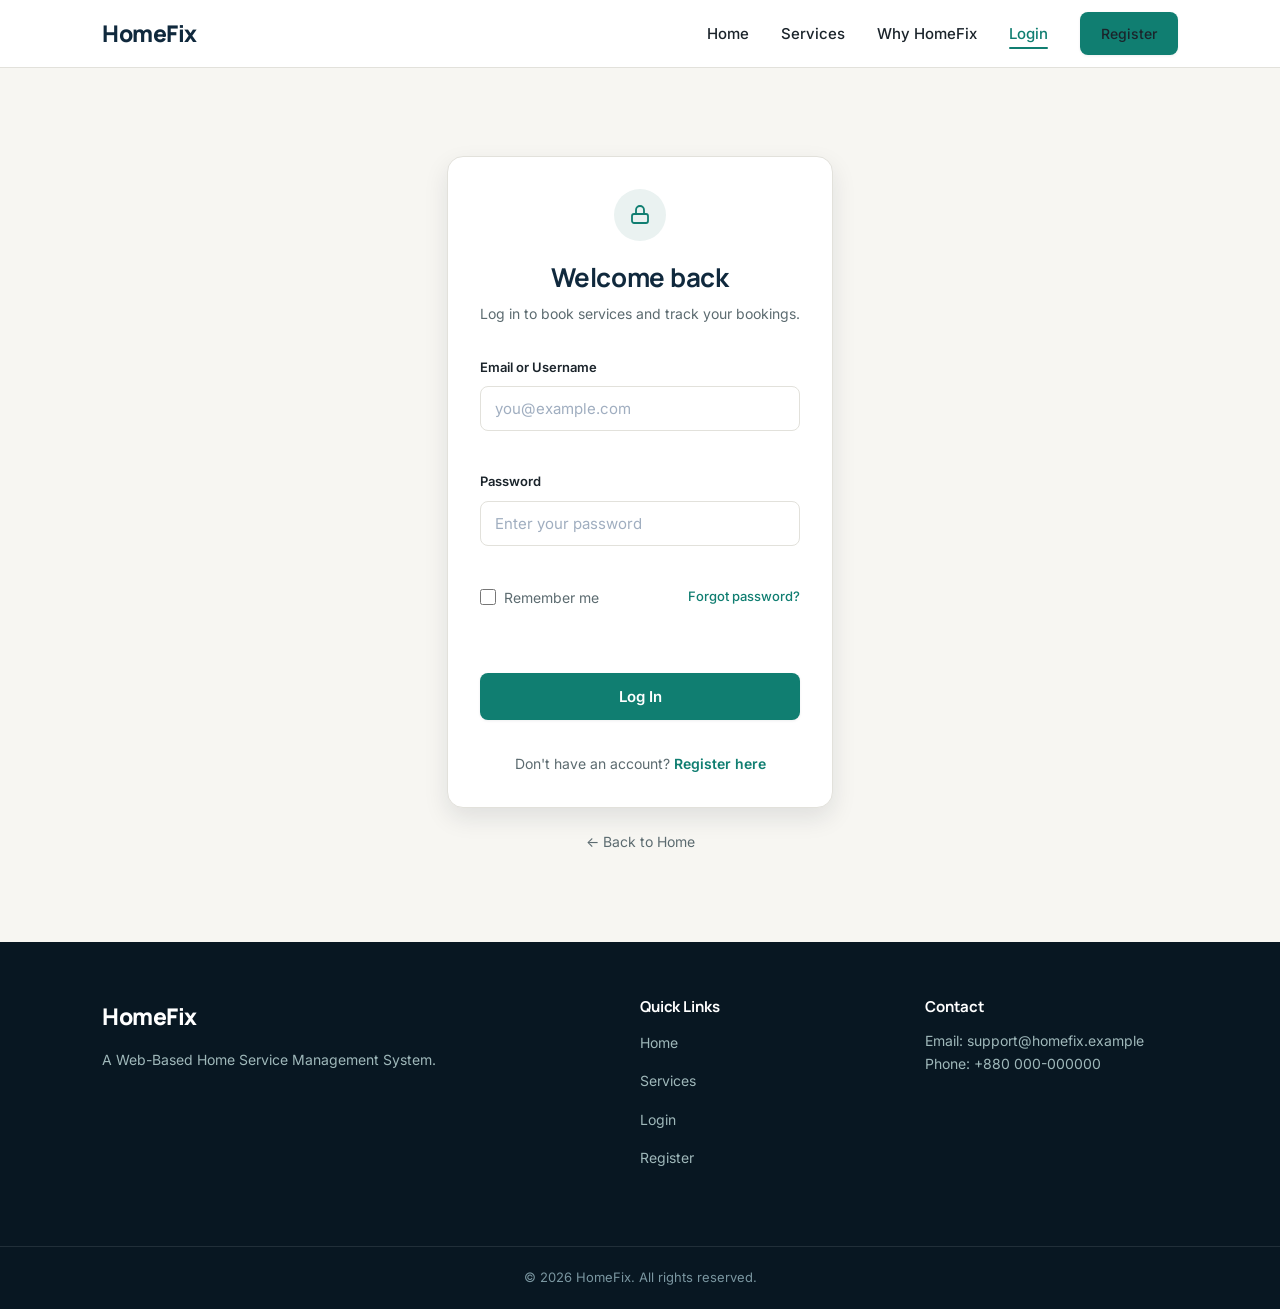
<file: login.html>
<!DOCTYPE html>
<html lang="en">
<head>
  <meta charset="UTF-8">
  <meta name="viewport" content="width=device-width, initial-scale=1.0">
  <title>Login - HomeFix</title>

  <!-- Google Fonts: Manrope for headings, Inter for body text -->
  <link rel="preconnect" href="https://fonts.googleapis.com">
  <link href="https://fonts.googleapis.com/css2?family=Manrope:wght@600;700;800&family=Inter:wght@400;500;600&display=swap" rel="stylesheet">

  <!-- Link to our main stylesheet (shared across every page) -->
  <link rel="stylesheet" href="css/style.css">
</head>
<body>

  <!-- ============================= -->
  <!-- HEADER / NAVIGATION BAR       -->
  <!-- Same navbar as index.html so the site feels consistent -->
  <!-- ============================= -->
  <header class="site-header">
    <nav class="navbar">

      <a href="index.html" class="logo">HomeFix</a>

      <ul class="nav-links" id="navLinks">
        <li><a href="index.html">Home</a></li>
        <li><a href="index.html#services">Services</a></li>
        <li><a href="index.html#why-us">Why HomeFix</a></li>
        <li><a href="login.html" class="nav-active">Login</a></li>
        <li><a href="register.html" class="btn btn-primary">Register</a></li>
      </ul>

      <button class="nav-toggle" id="navToggle" aria-label="Toggle navigation menu" aria-expanded="false">
        <span></span>
        <span></span>
        <span></span>
      </button>

    </nav>
  </header>


  <!-- ============================= -->
  <!-- LOGIN SECTION                 -->
  <!-- ============================= -->
  <section class="auth-section">
    <div class="container auth-container">

      <div class="auth-card">

        <div class="auth-card-header">
          <div class="auth-card-icon"><svg aria-hidden="true" viewBox="0 0 24 24" fill="none" stroke="currentColor" stroke-width="1.8" stroke-linecap="round" stroke-linejoin="round"><rect x="4" y="11" width="16" height="9" rx="2"/><path d="M8 11V7a4 4 0 0 1 8 0v4"/></svg></div>
          <h1>Welcome back</h1>
          <p>Log in to book services and track your bookings.</p>
        </div>

        <!-- Frontend-only form: no backend, so we prevent the real
             submit and just run basic validation with JavaScript -->
        <form id="loginForm" class="auth-form" novalidate>

          <div class="form-field">
            <label for="loginEmail">Email or Username</label>
            <input
              type="text"
              id="loginEmail"
              name="loginEmail"
              placeholder="you@example.com"
              autocomplete="username"
              required
            >
            <span class="field-error" id="loginEmailError"></span>
          </div>

          <div class="form-field">
            <label for="loginPassword">Password</label>
            <input
              type="password"
              id="loginPassword"
              name="loginPassword"
              placeholder="Enter your password"
              autocomplete="current-password"
              required
            >
            <span class="field-error" id="loginPasswordError"></span>
          </div>

          <div class="form-row-between">
            <label class="checkbox-field">
              <input type="checkbox" id="rememberMe" name="rememberMe">
              <span>Remember me</span>
            </label>

            <!-- UI only - no password reset logic behind this yet -->
            <a href="#" class="link-muted">Forgot password?</a>
          </div>

          <!-- Shown only if login is "successful" (demo purposes only) -->
          <p class="form-success" id="loginSuccess"></p>

          <button type="submit" class="btn btn-primary btn-block">Log In</button>

        </form>

        <p class="auth-switch">
          Don't have an account? <a href="register.html">Register here</a>
        </p>

      </div>

      <p class="auth-back-link">
        <a href="index.html">&larr; Back to Home</a>
      </p>

    </div>
  </section>


  <!-- ============================= -->
  <!-- FOOTER                        -->
  <!-- Same footer as index.html      -->
  <!-- ============================= -->
  <footer class="site-footer">
    <div class="container footer-content">

      <div class="footer-brand">
        <span class="logo">HomeFix</span>
        <p>A Web-Based Home Service Management System.</p>
      </div>

      <div class="footer-links">
        <h4>Quick Links</h4>
        <ul>
          <li><a href="index.html">Home</a></li>
          <li><a href="index.html#services">Services</a></li>
          <li><a href="login.html">Login</a></li>
          <li><a href="register.html">Register</a></li>
        </ul>
      </div>

      <div class="footer-contact">
        <h4>Contact</h4>
        <p>Email: support@homefix.example</p>
        <p>Phone: +880 000-000000</p>
      </div>

    </div>

    <p class="footer-bottom">
      &copy; <span id="currentYear"></span> HomeFix. All rights reserved.
    </p>
  </footer>


  <!-- Shared JavaScript file (nav toggle, footer year, and now login validation) -->
  <script src="js/script.js"></script>
</body>
</html>
</file>
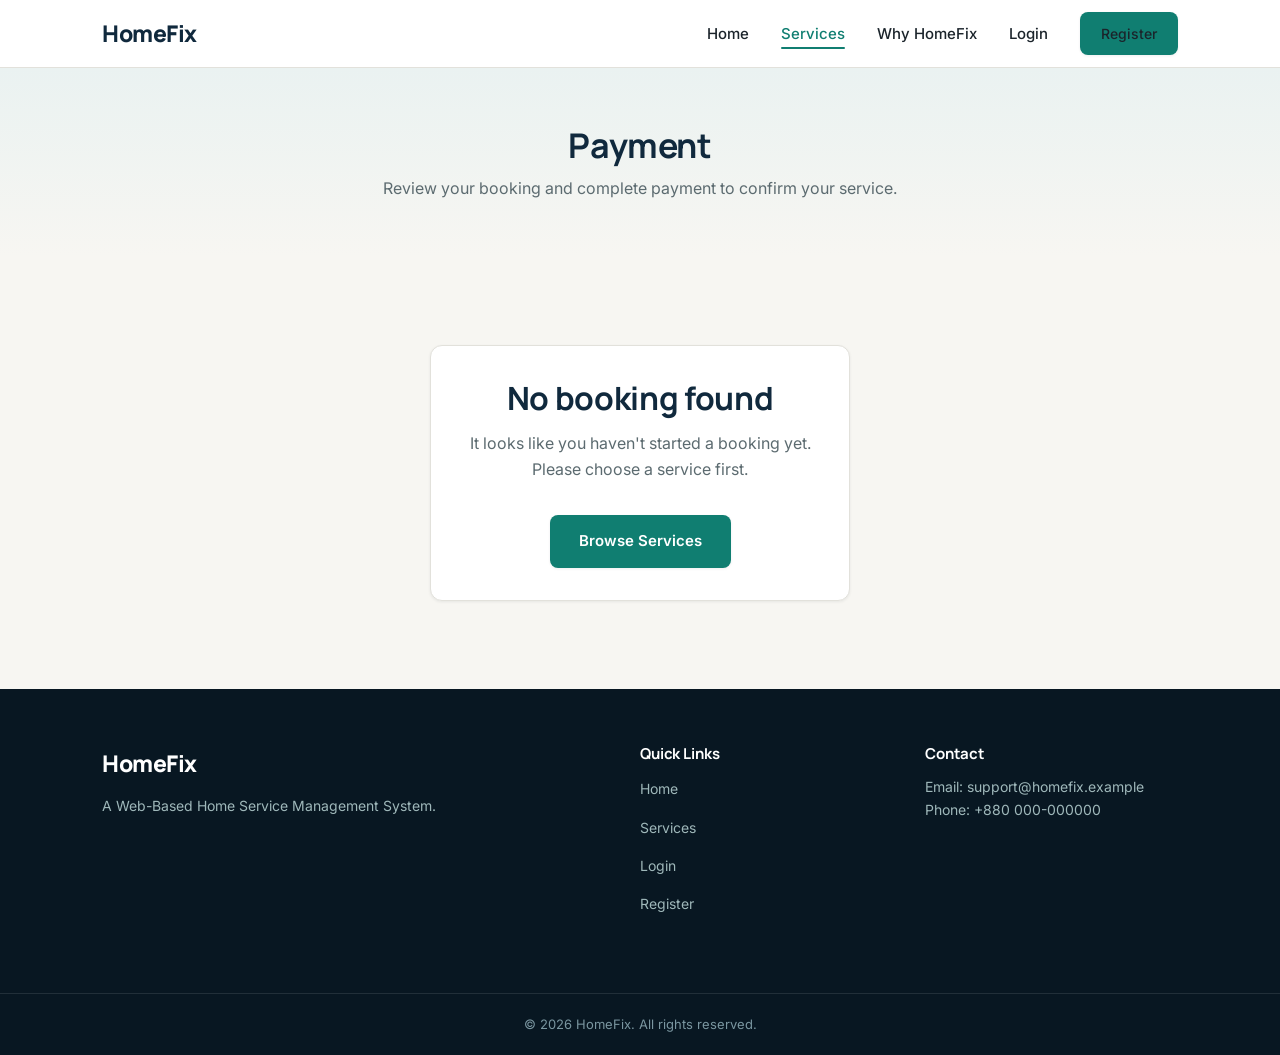
<file: payment.html>
<!DOCTYPE html>
<html lang="en">
<head>
  <meta charset="UTF-8">
  <meta name="viewport" content="width=device-width, initial-scale=1.0">
  <title>Payment - HomeFix</title>

  <!-- Google Fonts: Manrope for headings, Inter for body text -->
  <link rel="preconnect" href="https://fonts.googleapis.com">
  <link href="https://fonts.googleapis.com/css2?family=Manrope:wght@600;700;800&family=Inter:wght@400;500;600&display=swap" rel="stylesheet">

  <!-- Link to our main stylesheet (shared across every page) -->
  <link rel="stylesheet" href="css/style.css">
</head>
<body>

  <!-- ============================= -->
  <!-- HEADER / NAVIGATION BAR       -->
  <!-- Same navbar as index.html so the site feels consistent -->
  <!-- ============================= -->
  <header class="site-header">
    <nav class="navbar">

      <a href="index.html" class="logo">HomeFix</a>

      <ul class="nav-links" id="navLinks">
        <li><a href="index.html">Home</a></li>
        <li><a href="services.html" class="nav-active">Services</a></li>
        <li><a href="index.html#why-us">Why HomeFix</a></li>
        <li><a href="login.html">Login</a></li>
        <li><a href="register.html" class="btn btn-primary">Register</a></li>
      </ul>

      <button class="nav-toggle" id="navToggle" aria-label="Toggle navigation menu" aria-expanded="false">
        <span></span>
        <span></span>
        <span></span>
      </button>

    </nav>
  </header>


  <!-- ============================= -->
  <!-- PAGE HEADER                   -->
  <!-- ============================= -->
  <section class="page-header">
    <div class="container">
      <h1>Payment</h1>
      <p>Review your booking and complete payment to confirm your service.</p>
    </div>
  </section>


  <!-- ============================= -->
  <!-- NO BOOKING FOUND STATE        -->
  <!-- Shown only if the user opens this page without booking first -->
  <!-- ============================= -->
  <section class="empty-state" id="noBookingState" hidden>
    <div class="container">
      <div class="empty-state-box">
        <h2>No booking found</h2>
        <p>It looks like you haven't started a booking yet. Please choose a service first.</p>
        <a href="services.html" class="btn btn-primary">Browse Services</a>
      </div>
    </div>
  </section>


  <!-- ============================= -->
  <!-- PAYMENT SECTION (main form)   -->
  <!-- ============================= -->
  <section class="payment-page" id="paymentFormSection">
    <div class="container">

      <div class="flow-stepper">
        <div class="flow-step is-done"><span class="flow-step-dot"><svg aria-hidden="true" viewBox="0 0 24 24" fill="none" stroke="currentColor" stroke-width="3" stroke-linecap="round" stroke-linejoin="round" width="12" height="12"><path d="M4 12.5l5 5L20 7"/></svg></span><span class="flow-step-label">Service</span></div>
        <div class="flow-line is-done"></div>
        <div class="flow-step is-done"><span class="flow-step-dot"><svg aria-hidden="true" viewBox="0 0 24 24" fill="none" stroke="currentColor" stroke-width="3" stroke-linecap="round" stroke-linejoin="round" width="12" height="12"><path d="M4 12.5l5 5L20 7"/></svg></span><span class="flow-step-label">Details</span></div>
        <div class="flow-line is-done"></div>
        <div class="flow-step is-current"><span class="flow-step-dot">3</span><span class="flow-step-label">Payment</span></div>
        <div class="flow-line"></div>
        <div class="flow-step"><span class="flow-step-dot">4</span><span class="flow-step-label">Confirmation</span></div>
      </div>

      <div class="payment-grid">

        <!-- ===== LEFT: SUMMARY + CUSTOMER INFO + PAYMENT METHOD ===== -->
        <div class="payment-main">

          <!-- Booking summary card -->
          <div class="details-block">
            <h2>Booking Summary</h2>

            <div class="summary-row">
              <span>Selected Service</span>
              <span id="paySummaryService">-</span>
            </div>
            <div class="summary-row">
              <span>Preferred Date</span>
              <span id="paySummaryDate">-</span>
            </div>
            <div class="summary-row">
              <span>Preferred Time</span>
              <span id="paySummaryTime">-</span>
            </div>
            <div class="summary-row">
              <span>Problem Description</span>
              <span id="paySummaryProblem">-</span>
            </div>
          </div>

          <!-- Customer information card -->
          <div class="details-block">
            <h2>Customer Information</h2>

            <div class="summary-row">
              <span>Name</span>
              <span id="paySummaryName">-</span>
            </div>
            <div class="summary-row">
              <span>Phone</span>
              <span id="paySummaryPhone">-</span>
            </div>
            <div class="summary-row">
              <span>Address</span>
              <span id="paySummaryAddress">-</span>
            </div>
          </div>

          <!-- Payment method card -->
          <div class="details-block">
            <h2>Payment Method</h2>

            <div class="method-options" id="methodOptions">
              <label class="method-card" data-method="cash">
                <input type="radio" name="paymentMethod" value="cash" checked>
                <span class="method-icon"><svg aria-hidden="true" viewBox="0 0 24 24" fill="none" stroke="currentColor" stroke-width="1.8" stroke-linecap="round" stroke-linejoin="round" width="100%" height="100%"><rect x="2" y="6" width="20" height="12" rx="2"/><circle cx="12" cy="12" r="3"/></svg></span>
                <span>Cash on Service</span>
              </label>

              <label class="method-card" data-method="mobile">
                <input type="radio" name="paymentMethod" value="mobile">
                <span class="method-icon"><svg aria-hidden="true" viewBox="0 0 24 24" fill="none" stroke="currentColor" stroke-width="1.8" stroke-linecap="round" stroke-linejoin="round" width="100%" height="100%"><rect x="7" y="2" width="10" height="20" rx="2"/><line x1="11" y1="18" x2="13" y2="18"/></svg></span>
                <span>Mobile Banking</span>
              </label>

              <label class="method-card" data-method="card">
                <input type="radio" name="paymentMethod" value="card">
                <span class="method-icon"><svg aria-hidden="true" viewBox="0 0 24 24" fill="none" stroke="currentColor" stroke-width="1.8" stroke-linecap="round" stroke-linejoin="round" width="100%" height="100%"><rect x="2" y="5" width="20" height="14" rx="2"/><line x1="2" y1="10" x2="22" y2="10"/></svg></span>
                <span>Card</span>
              </label>
            </div>

            <form id="paymentForm" novalidate>

              <!-- Shown only when "Mobile Banking" is selected -->
              <div class="payment-fields" id="mobileFields" hidden>
                <div class="form-field">
                  <label for="mobileNumber">Mobile Banking Number</label>
                  <input type="tel" id="mobileNumber" placeholder="e.g. 01712345678">
                  <span class="field-error" id="mobileNumberError"></span>
                </div>
              </div>

              <!-- Shown only when "Card" is selected -->
              <div class="payment-fields" id="cardFields" hidden>
                <div class="form-field">
                  <label for="cardNumber">Card Number</label>
                  <input type="text" id="cardNumber" placeholder="1234 5678 9012 3456" maxlength="19">
                  <span class="field-error" id="cardNumberError"></span>
                </div>
                <div class="form-field-row">
                  <div class="form-field">
                    <label for="cardExpiry">Expiry (MM/YY)</label>
                    <input type="text" id="cardExpiry" placeholder="MM/YY" maxlength="5">
                    <span class="field-error" id="cardExpiryError"></span>
                  </div>
                  <div class="form-field">
                    <label for="cardCvc">CVC</label>
                    <input type="text" id="cardCvc" placeholder="123" maxlength="3">
                    <span class="field-error" id="cardCvcError"></span>
                  </div>
                </div>
              </div>

              <!-- Shown only when "Cash on Service" is selected -->
              <p class="payment-fields cash-note" id="cashNote">
                You'll pay the provider directly once the service is completed.
              </p>

            </form>

          </div>

        </div>

        <!-- ===== RIGHT: ORDER TOTAL + PAY BUTTON ===== -->
        <aside class="booking-summary">
          <h2>Order Total</h2>

          <div class="summary-row">
            <span>Service Charge</span>
            <span id="payServiceCharge">-</span>
          </div>
          <div class="summary-row">
            <span>Platform Fee</span>
            <span id="payPlatformFee">-</span>
          </div>
          <div class="summary-row summary-row-total">
            <span>Total Amount</span>
            <span id="payTotalAmount">-</span>
          </div>

          <p class="form-success" id="paymentPageError"></p>

          <button type="submit" form="paymentForm" class="btn btn-primary btn-block" id="confirmPaymentBtn">
            Confirm Payment
          </button>

          <p class="summary-note">This is a frontend simulation only. No real payment gateway is connected.</p>
        </aside>

      </div>

    </div>
  </section>


  <!-- ============================= -->
  <!-- PAYMENT CONFIRMATION (hidden until payment succeeds) -->
  <!-- ============================= -->
  <section class="confirmation-page" id="paymentConfirmation" hidden>
    <div class="container">
      <div class="confirmation-box">

        <div class="flow-stepper flow-stepper-compact">
          <div class="flow-step is-done"><span class="flow-step-dot"><svg aria-hidden="true" viewBox="0 0 24 24" fill="none" stroke="currentColor" stroke-width="3" stroke-linecap="round" stroke-linejoin="round" width="12" height="12"><path d="M4 12.5l5 5L20 7"/></svg></span><span class="flow-step-label">Service</span></div>
          <div class="flow-line is-done"></div>
          <div class="flow-step is-done"><span class="flow-step-dot"><svg aria-hidden="true" viewBox="0 0 24 24" fill="none" stroke="currentColor" stroke-width="3" stroke-linecap="round" stroke-linejoin="round" width="12" height="12"><path d="M4 12.5l5 5L20 7"/></svg></span><span class="flow-step-label">Details</span></div>
          <div class="flow-line is-done"></div>
          <div class="flow-step is-done"><span class="flow-step-dot"><svg aria-hidden="true" viewBox="0 0 24 24" fill="none" stroke="currentColor" stroke-width="3" stroke-linecap="round" stroke-linejoin="round" width="12" height="12"><path d="M4 12.5l5 5L20 7"/></svg></span><span class="flow-step-label">Payment</span></div>
          <div class="flow-line is-done"></div>
          <div class="flow-step is-done is-current"><span class="flow-step-dot"><svg aria-hidden="true" viewBox="0 0 24 24" fill="none" stroke="currentColor" stroke-width="3" stroke-linecap="round" stroke-linejoin="round" width="12" height="12"><path d="M4 12.5l5 5L20 7"/></svg></span><span class="flow-step-label">Confirmation</span></div>
        </div>

        <div class="confirmation-icon"><svg aria-hidden="true" viewBox="0 0 24 24" fill="none" stroke="currentColor" stroke-width="2.5" stroke-linecap="round" stroke-linejoin="round" width="28" height="28"><path d="M4 12.5l5 5L20 7"/></svg></div>
        <h1>Payment Successful</h1>
        <p>Your booking has been confirmed. A copy of your receipt is shown below.</p>

        <div class="confirmation-details">
          <div class="summary-row">
            <span>Reference Number</span>
            <span id="confirmReference">-</span>
          </div>
          <div class="summary-row">
            <span>Service</span>
            <span id="confirmService">-</span>
          </div>
          <div class="summary-row">
            <span>Payment Method</span>
            <span id="confirmMethod">-</span>
          </div>
          <div class="summary-row summary-row-total">
            <span>Amount Paid</span>
            <span id="confirmAmount">-</span>
          </div>
          <div class="summary-row">
            <span>Status</span>
            <span class="badge badge-pending">Pending</span>
          </div>
        </div>

        <a href="dashboard.html" class="btn btn-primary btn-block">Go to Customer Dashboard</a>

      </div>
    </div>
  </section>


  <!-- ============================= -->
  <!-- FOOTER                        -->
  <!-- Same footer as index.html      -->
  <!-- ============================= -->
  <footer class="site-footer">
    <div class="container footer-content">

      <div class="footer-brand">
        <span class="logo">HomeFix</span>
        <p>A Web-Based Home Service Management System.</p>
      </div>

      <div class="footer-links">
        <h4>Quick Links</h4>
        <ul>
          <li><a href="index.html">Home</a></li>
          <li><a href="services.html">Services</a></li>
          <li><a href="login.html">Login</a></li>
          <li><a href="register.html">Register</a></li>
        </ul>
      </div>

      <div class="footer-contact">
        <h4>Contact</h4>
        <p>Email: support@homefix.example</p>
        <p>Phone: +880 000-000000</p>
      </div>

    </div>

    <p class="footer-bottom">
      &copy; <span id="currentYear"></span> HomeFix. All rights reserved.
    </p>
  </footer>


  <!-- Shared JavaScript file (nav toggle, footer year, form validation,
       service data, and now the payment page logic) -->
  <script src="js/script.js"></script>
</body>
</html>
</file>
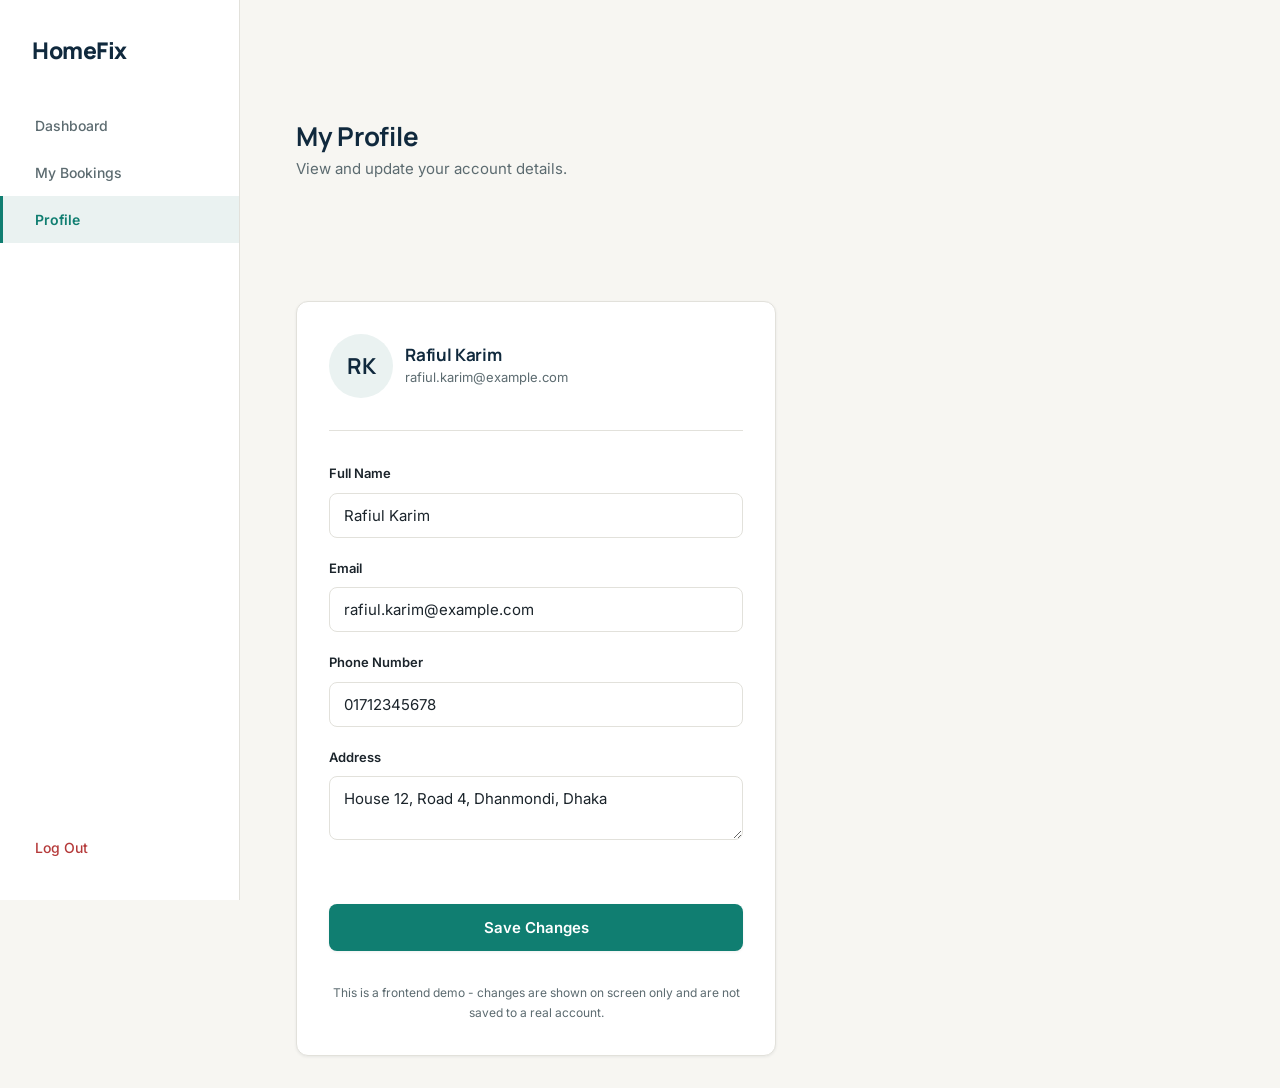
<file: profile.html>
<!DOCTYPE html>
<html lang="en">
<head>
  <meta charset="UTF-8">
  <meta name="viewport" content="width=device-width, initial-scale=1.0">
  <title>My Profile - HomeFix</title>

  <!-- Google Fonts: Manrope for headings, Inter for body text -->
  <link rel="preconnect" href="https://fonts.googleapis.com">
  <link href="https://fonts.googleapis.com/css2?family=Manrope:wght@600;700;800&family=Inter:wght@400;500;600&display=swap" rel="stylesheet">

  <!-- Link to our main stylesheet (shared across every page) -->
  <link rel="stylesheet" href="css/style.css">
</head>
<body>

  <!-- Same sidebar layout as dashboard.html, so this feels like part of
       the same logged-in area rather than a separate mini-app. -->
  <div class="app-layout">

    <aside class="app-sidebar">
      <a href="index.html" class="logo app-sidebar-logo">HomeFix</a>

      <nav class="app-sidebar-nav">
        <a href="dashboard.html" class="app-nav-link">Dashboard</a>
        <a href="dashboard.html#booking-history" class="app-nav-link">My Bookings</a>
        <a href="profile.html" class="app-nav-link active">Profile</a>
      </nav>

      <button type="button" class="app-nav-link app-logout-btn" id="logoutBtn">Log Out</button>
    </aside>


    <main class="app-main">

      <section class="dash-welcome">
        <h1>My Profile</h1>
        <p>View and update your account details.</p>
      </section>

      <section class="dash-card profile-page-card">

        <div class="profile-summary profile-page-summary">
          <div class="profile-avatar" id="profileAvatar">RK</div>
          <div class="profile-info">
            <h3 id="profileDisplayName">-</h3>
            <p id="profileDisplayEmail">-</p>
          </div>
        </div>

        <!-- Frontend-only form: there is no backend, so "saving" just
             confirms the values on screen. Nothing is sent anywhere. -->
        <form id="profileForm" class="auth-form" novalidate>

          <div class="form-field">
            <label for="profileName">Full Name</label>
            <input type="text" id="profileName" name="profileName" autocomplete="name">
          </div>

          <div class="form-field">
            <label for="profileEmailInput">Email</label>
            <input type="email" id="profileEmailInput" name="profileEmailInput" autocomplete="email">
          </div>

          <div class="form-field">
            <label for="profilePhoneInput">Phone Number</label>
            <input type="tel" id="profilePhoneInput" name="profilePhoneInput" autocomplete="tel">
          </div>

          <div class="form-field">
            <label for="profileAddressInput">Address</label>
            <textarea id="profileAddressInput" name="profileAddressInput" rows="2"></textarea>
          </div>

          <p class="form-success" id="profileSaveMessage"></p>

          <button type="submit" class="btn btn-primary btn-block">Save Changes</button>
          <p class="summary-note profile-demo-note">This is a frontend demo - changes are shown on screen only and are not saved to a real account.</p>
        </form>

      </section>

    </main>
  </div>

  <!-- Shared JavaScript file (nav toggle, footer year, form validation,
       service data, dashboard/admin logic, and now this page's profile logic) -->
  <script src="js/script.js"></script>
</body>
</html>
</file>
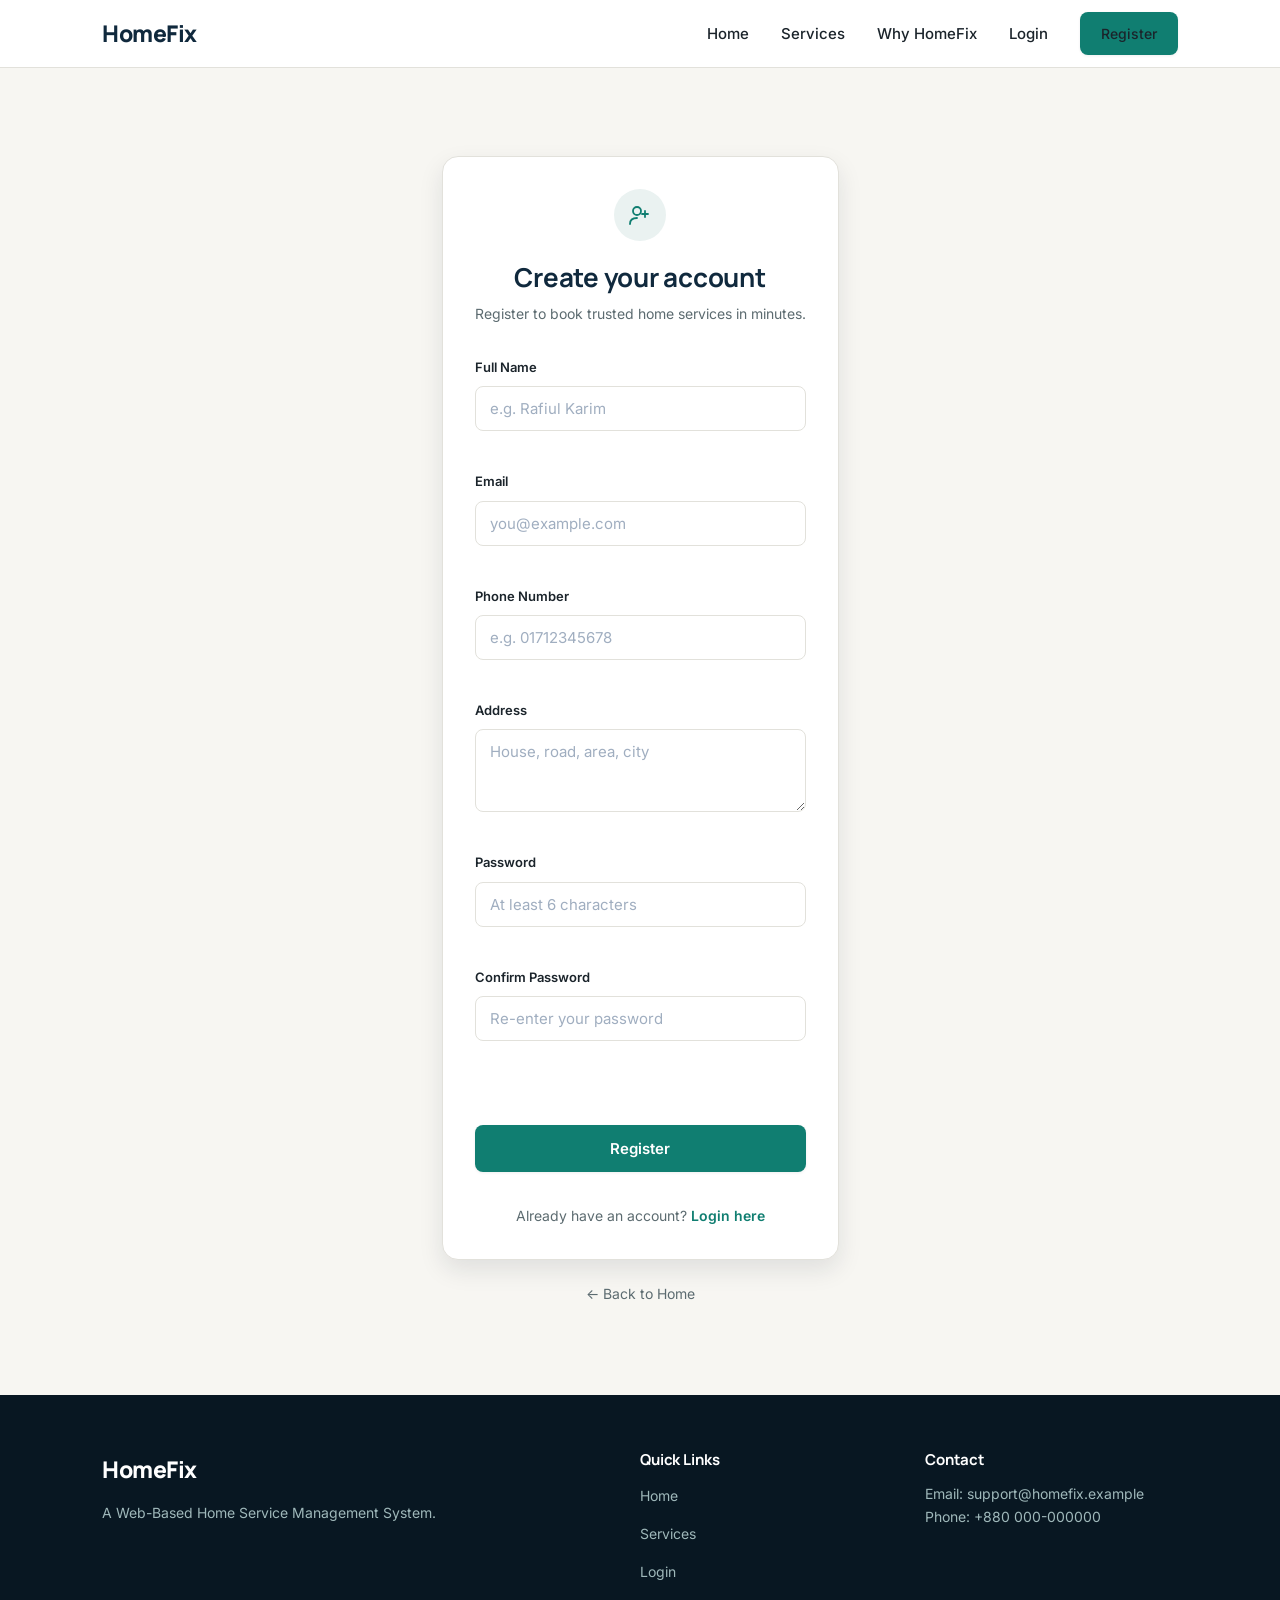
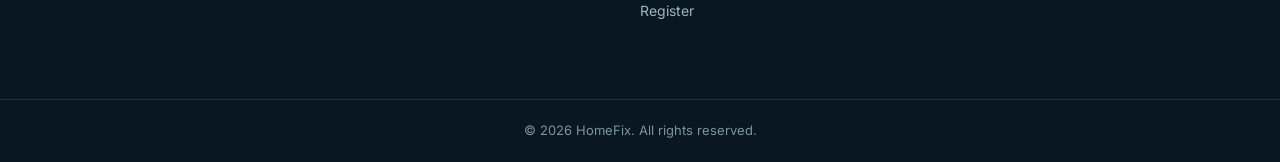
<file: register.html>
<!DOCTYPE html>
<html lang="en">
<head>
  <meta charset="UTF-8">
  <meta name="viewport" content="width=device-width, initial-scale=1.0">
  <title>Register - HomeFix</title>

  <!-- Google Fonts: Manrope for headings, Inter for body text -->
  <link rel="preconnect" href="https://fonts.googleapis.com">
  <link href="https://fonts.googleapis.com/css2?family=Manrope:wght@600;700;800&family=Inter:wght@400;500;600&display=swap" rel="stylesheet">

  <!-- Link to our main stylesheet (shared across every page) -->
  <link rel="stylesheet" href="css/style.css">
</head>
<body>

  <!-- ============================= -->
  <!-- HEADER / NAVIGATION BAR       -->
  <!-- Same navbar as index.html so the site feels consistent -->
  <!-- ============================= -->
  <header class="site-header">
    <nav class="navbar">

      <a href="index.html" class="logo">HomeFix</a>

      <ul class="nav-links" id="navLinks">
        <li><a href="index.html">Home</a></li>
        <li><a href="index.html#services">Services</a></li>
        <li><a href="index.html#why-us">Why HomeFix</a></li>
        <li><a href="login.html">Login</a></li>
        <li><a href="register.html" class="btn btn-primary">Register</a></li>
      </ul>

      <button class="nav-toggle" id="navToggle" aria-label="Toggle navigation menu" aria-expanded="false">
        <span></span>
        <span></span>
        <span></span>
      </button>

    </nav>
  </header>


  <!-- ============================= -->
  <!-- REGISTRATION SECTION          -->
  <!-- ============================= -->
  <section class="auth-section">
    <div class="container auth-container">

      <div class="auth-card auth-card-wide">

        <div class="auth-card-header">
          <div class="auth-card-icon"><svg aria-hidden="true" viewBox="0 0 24 24" fill="none" stroke="currentColor" stroke-width="1.8" stroke-linecap="round" stroke-linejoin="round"><circle cx="9" cy="8" r="4"/><path d="M2 21c0-4 3-6 7-6"/><line x1="17" y1="8" x2="17" y2="14"/><line x1="14" y1="11" x2="20" y2="11"/></svg></div>
          <h1>Create your account</h1>
          <p>Register to book trusted home services in minutes.</p>
        </div>

        <!-- Frontend-only form: no backend, so we prevent the real
             submit and just run basic validation with JavaScript -->
        <form id="registerForm" class="auth-form" novalidate>

          <div class="form-field">
            <label for="fullName">Full Name</label>
            <input
              type="text"
              id="fullName"
              name="fullName"
              placeholder="e.g. Rafiul Karim"
              autocomplete="name"
              required
            >
            <span class="field-error" id="fullNameError"></span>
          </div>

          <div class="form-field">
            <label for="regEmail">Email</label>
            <input
              type="email"
              id="regEmail"
              name="regEmail"
              placeholder="you@example.com"
              autocomplete="email"
              required
            >
            <span class="field-error" id="regEmailError"></span>
          </div>

          <div class="form-field">
            <label for="phoneNumber">Phone Number</label>
            <input
              type="tel"
              id="phoneNumber"
              name="phoneNumber"
              placeholder="e.g. 01712345678"
              autocomplete="tel"
              required
            >
            <span class="field-error" id="phoneNumberError"></span>
          </div>

          <div class="form-field">
            <label for="address">Address</label>
            <textarea
              id="address"
              name="address"
              rows="3"
              placeholder="House, road, area, city"
              required
            ></textarea>
            <span class="field-error" id="addressError"></span>
          </div>

          <div class="form-field">
            <label for="regPassword">Password</label>
            <input
              type="password"
              id="regPassword"
              name="regPassword"
              placeholder="At least 6 characters"
              autocomplete="new-password"
              required
            >
            <span class="field-error" id="regPasswordError"></span>
          </div>

          <div class="form-field">
            <label for="confirmPassword">Confirm Password</label>
            <input
              type="password"
              id="confirmPassword"
              name="confirmPassword"
              placeholder="Re-enter your password"
              autocomplete="new-password"
              required
            >
            <span class="field-error" id="confirmPasswordError"></span>
          </div>

          <!-- Shown only if registration passes validation (demo purposes only) -->
          <p class="form-success" id="registerSuccess"></p>

          <button type="submit" class="btn btn-primary btn-block">Register</button>

        </form>

        <p class="auth-switch">
          Already have an account? <a href="login.html">Login here</a>
        </p>

      </div>

      <p class="auth-back-link">
        <a href="index.html">&larr; Back to Home</a>
      </p>

    </div>
  </section>


  <!-- ============================= -->
  <!-- FOOTER                        -->
  <!-- Same footer as index.html      -->
  <!-- ============================= -->
  <footer class="site-footer">
    <div class="container footer-content">

      <div class="footer-brand">
        <span class="logo">HomeFix</span>
        <p>A Web-Based Home Service Management System.</p>
      </div>

      <div class="footer-links">
        <h4>Quick Links</h4>
        <ul>
          <li><a href="index.html">Home</a></li>
          <li><a href="index.html#services">Services</a></li>
          <li><a href="login.html">Login</a></li>
          <li><a href="register.html">Register</a></li>
        </ul>
      </div>

      <div class="footer-contact">
        <h4>Contact</h4>
        <p>Email: support@homefix.example</p>
        <p>Phone: +880 000-000000</p>
      </div>

    </div>

    <p class="footer-bottom">
      &copy; <span id="currentYear"></span> HomeFix. All rights reserved.
    </p>
  </footer>


  <!-- Shared JavaScript file (nav toggle, footer year, login + register validation) -->
  <script src="js/script.js"></script>
</body>
</html>
</file>
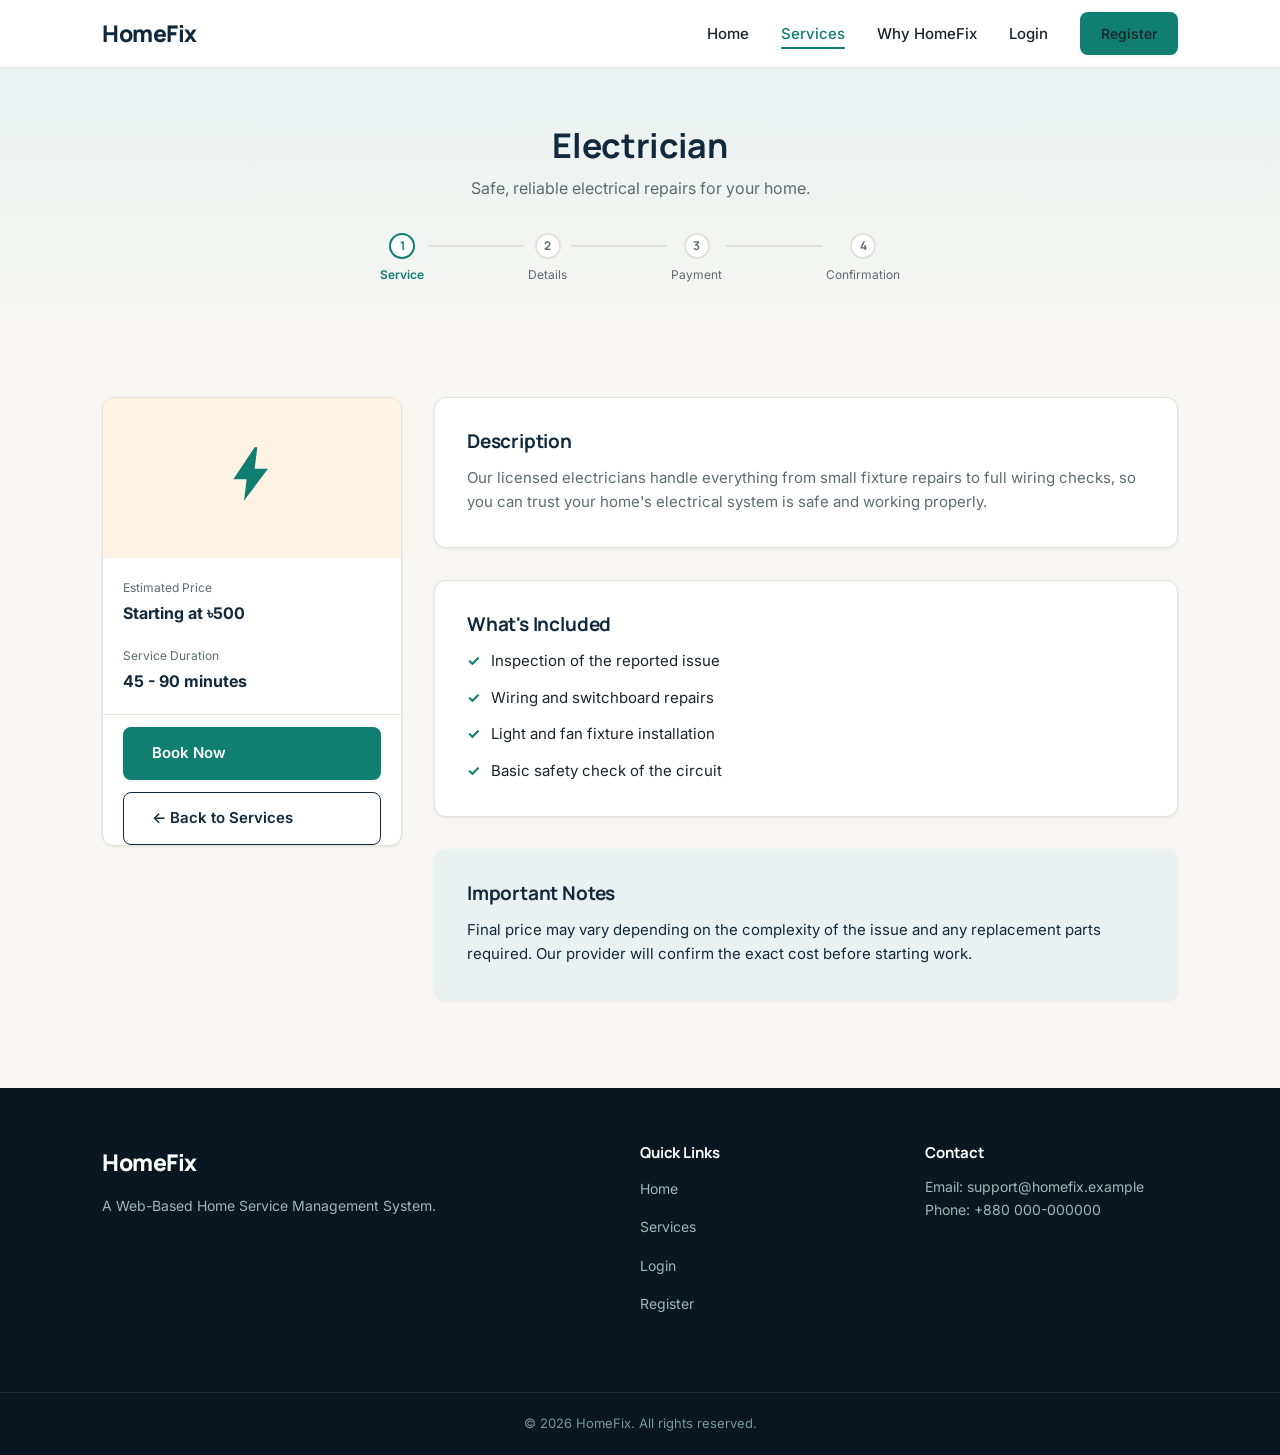
<file: service-details.html>
<!DOCTYPE html>
<html lang="en">
<head>
  <meta charset="UTF-8">
  <meta name="viewport" content="width=device-width, initial-scale=1.0">
  <title>Service Details - HomeFix</title>

  <!-- Google Fonts: Manrope for headings, Inter for body text -->
  <link rel="preconnect" href="https://fonts.googleapis.com">
  <link href="https://fonts.googleapis.com/css2?family=Manrope:wght@600;700;800&family=Inter:wght@400;500;600&display=swap" rel="stylesheet">

  <!-- Link to our main stylesheet (shared across every page) -->
  <link rel="stylesheet" href="css/style.css">
</head>
<body>

  <!-- ============================= -->
  <!-- HEADER / NAVIGATION BAR       -->
  <!-- Same navbar as index.html so the site feels consistent -->
  <!-- ============================= -->
  <header class="site-header">
    <nav class="navbar">

      <a href="index.html" class="logo">HomeFix</a>

      <ul class="nav-links" id="navLinks">
        <li><a href="index.html">Home</a></li>
        <li><a href="services.html" class="nav-active">Services</a></li>
        <li><a href="index.html#why-us">Why HomeFix</a></li>
        <li><a href="login.html">Login</a></li>
        <li><a href="register.html" class="btn btn-primary">Register</a></li>
      </ul>

      <button class="nav-toggle" id="navToggle" aria-label="Toggle navigation menu" aria-expanded="false">
        <span></span>
        <span></span>
        <span></span>
      </button>

    </nav>
  </header>


  <!-- ============================= -->
  <!-- PAGE HEADER (filled in by JS) -->
  <!-- ============================= -->
  <section class="page-header">
    <div class="container">
      <!-- These two lines start empty and are filled in by script.js
           based on the ?service= value in the page URL -->
      <h1 id="serviceName">Service</h1>
      <p id="serviceTagline">Loading service details...</p>

      <div class="flow-stepper">
        <div class="flow-step is-current"><span class="flow-step-dot">1</span><span class="flow-step-label">Service</span></div>
        <div class="flow-line"></div>
        <div class="flow-step"><span class="flow-step-dot">2</span><span class="flow-step-label">Details</span></div>
        <div class="flow-line"></div>
        <div class="flow-step"><span class="flow-step-dot">3</span><span class="flow-step-label">Payment</span></div>
        <div class="flow-line"></div>
        <div class="flow-step"><span class="flow-step-dot">4</span><span class="flow-step-label">Confirmation</span></div>
      </div>
    </div>
  </section>


  <!-- ============================= -->
  <!-- SERVICE DETAILS SECTION       -->
  <!-- ============================= -->
  <section class="details-page">
    <div class="container">

      <div class="details-grid">

        <!-- Left column: image panel + quick facts -->
        <div class="details-side">

          <div class="service-card-image details-image" id="serviceImage">
            <span id="serviceIcon"><svg aria-hidden="true" viewBox="0 0 24 24" fill="none" stroke="currentColor" stroke-width="2" stroke-linecap="round" stroke-linejoin="round" width="100%" height="100%"><circle cx="12" cy="12" r="3"/><path d="M12 2v3M12 19v3M4.2 4.2l2.1 2.1M17.7 17.7l2.1 2.1M2 12h3M19 12h3M4.2 19.8l2.1-2.1M17.7 6.3l2.1-2.1"/></svg></span>
          </div>

          <div class="details-facts">
            <div class="details-fact">
              <span class="details-fact-label">Estimated Price</span>
              <span class="details-fact-value" id="servicePrice">-</span>
            </div>
            <div class="details-fact">
              <span class="details-fact-label">Service Duration</span>
              <span class="details-fact-value" id="serviceDuration">-</span>
            </div>
          </div>

          <a href="booking.html" id="bookNowBtn" class="btn btn-primary btn-block">Book Now</a>
          <a href="services.html" class="btn btn-secondary btn-block details-back-btn">&larr; Back to Services</a>

        </div>

        <!-- Right column: description, what's included, notes -->
        <div class="details-main">

          <div class="details-block">
            <h2>Description</h2>
            <p id="serviceDescription">Loading...</p>
          </div>

          <div class="details-block">
            <h2>What's Included</h2>
            <ul class="details-list" id="serviceIncludes">
              <!-- List items are added here by script.js -->
            </ul>
          </div>

          <div class="details-block details-notes">
            <h2>Important Notes</h2>
            <p id="serviceNotes">Loading...</p>
          </div>

        </div>

      </div>

    </div>
  </section>


  <!-- ============================= -->
  <!-- FOOTER                        -->
  <!-- Same footer as index.html      -->
  <!-- ============================= -->
  <footer class="site-footer">
    <div class="container footer-content">

      <div class="footer-brand">
        <span class="logo">HomeFix</span>
        <p>A Web-Based Home Service Management System.</p>
      </div>

      <div class="footer-links">
        <h4>Quick Links</h4>
        <ul>
          <li><a href="index.html">Home</a></li>
          <li><a href="services.html">Services</a></li>
          <li><a href="login.html">Login</a></li>
          <li><a href="register.html">Register</a></li>
        </ul>
      </div>

      <div class="footer-contact">
        <h4>Contact</h4>
        <p>Email: support@homefix.example</p>
        <p>Phone: +880 000-000000</p>
      </div>

    </div>

    <p class="footer-bottom">
      &copy; <span id="currentYear"></span> HomeFix. All rights reserved.
    </p>
  </footer>


  <!-- Shared JavaScript file (nav toggle, footer year, form validation,
       and now the logic that fills in this page's service details) -->
  <script src="js/script.js"></script>
</body>
</html>
</file>
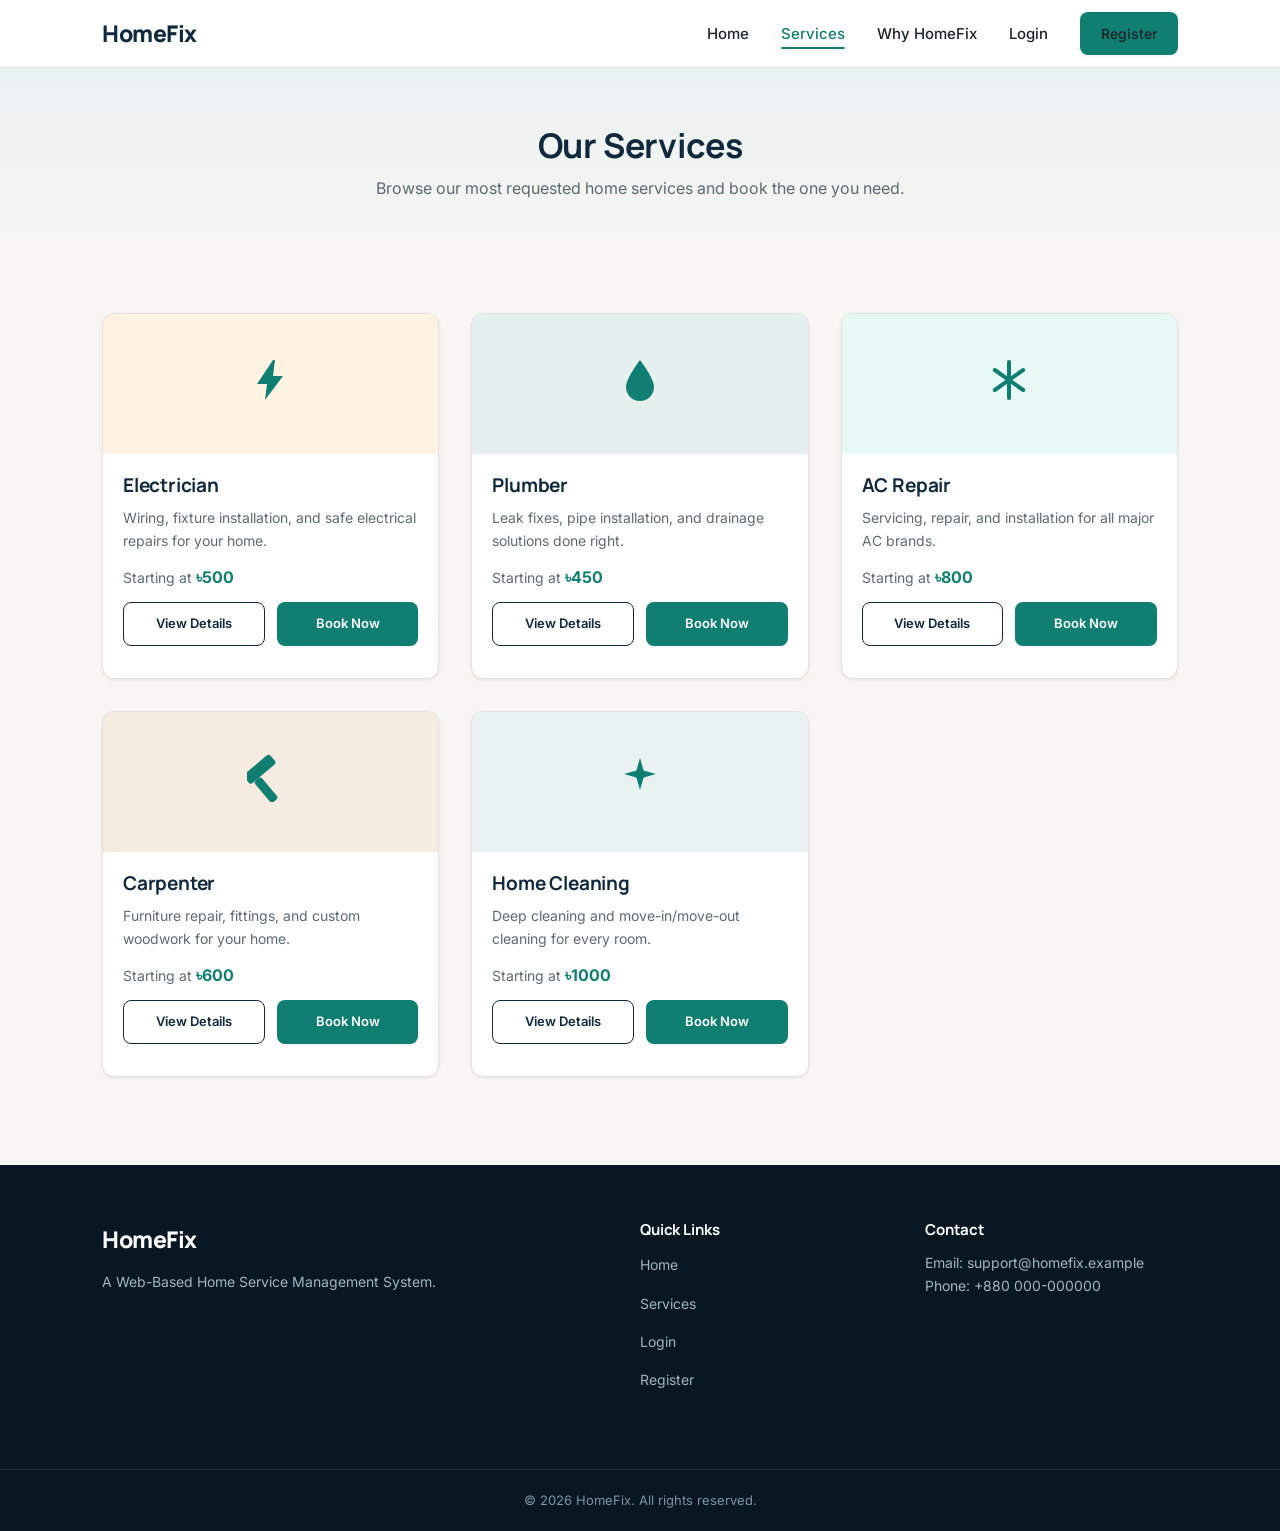
<file: services.html>
<!DOCTYPE html>
<html lang="en">
<head>
  <meta charset="UTF-8">
  <meta name="viewport" content="width=device-width, initial-scale=1.0">
  <title>Our Services - HomeFix</title>

  <!-- Google Fonts: Manrope for headings, Inter for body text -->
  <link rel="preconnect" href="https://fonts.googleapis.com">
  <link href="https://fonts.googleapis.com/css2?family=Manrope:wght@600;700;800&family=Inter:wght@400;500;600&display=swap" rel="stylesheet">

  <!-- Link to our main stylesheet (shared across every page) -->
  <link rel="stylesheet" href="css/style.css">
</head>
<body>

  <!-- ============================= -->
  <!-- HEADER / NAVIGATION BAR       -->
  <!-- Same navbar as index.html so the site feels consistent -->
  <!-- ============================= -->
  <header class="site-header">
    <nav class="navbar">

      <a href="index.html" class="logo">HomeFix</a>

      <ul class="nav-links" id="navLinks">
        <li><a href="index.html">Home</a></li>
        <li><a href="services.html" class="nav-active">Services</a></li>
        <li><a href="index.html#why-us">Why HomeFix</a></li>
        <li><a href="login.html">Login</a></li>
        <li><a href="register.html" class="btn btn-primary">Register</a></li>
      </ul>

      <button class="nav-toggle" id="navToggle" aria-label="Toggle navigation menu" aria-expanded="false">
        <span></span>
        <span></span>
        <span></span>
      </button>

    </nav>
  </header>


  <!-- ============================= -->
  <!-- PAGE HEADER                   -->
  <!-- ============================= -->
  <section class="page-header">
    <div class="container">
      <h1>Our Services</h1>
      <p>Browse our most requested home services and book the one you need.</p>
    </div>
  </section>


  <!-- ============================= -->
  <!-- SERVICES FULL LIST SECTION    -->
  <!-- ============================= -->
  <section class="services-page">
    <div class="container">

      <div class="services-grid-full">

        <!-- Service: Electrician -->
        <div class="service-card-full">
          <div class="service-card-image service-img-electrician">
            <span><svg aria-hidden="true" viewBox="0 0 24 24" fill="currentColor" width="48" height="48"><path d="M13 2L5 14h5l-1 8 9-12h-5l1-8z"/></svg></span>
          </div>
          <div class="service-card-body">
            <h3>Electrician</h3>
            <p>Wiring, fixture installation, and safe electrical repairs for your home.</p>
            <p class="service-price">Starting at <strong>৳500</strong></p>
            <div class="service-card-actions">
              <a href="service-details.html?service=electrician" class="btn btn-secondary btn-sm">View Details</a>
              <a href="booking.html?service=electrician" class="btn btn-primary btn-sm">Book Now</a>
            </div>
          </div>
        </div>

        <!-- Service: Plumber -->
        <div class="service-card-full">
          <div class="service-card-image service-img-plumber">
            <span><svg aria-hidden="true" viewBox="0 0 24 24" fill="currentColor" width="48" height="48"><path d="M12 2C12 2 5 11 5 15.5a7 7 0 0 0 14 0C19 11 12 2 12 2z"/></svg></span>
          </div>
          <div class="service-card-body">
            <h3>Plumber</h3>
            <p>Leak fixes, pipe installation, and drainage solutions done right.</p>
            <p class="service-price">Starting at <strong>৳450</strong></p>
            <div class="service-card-actions">
              <a href="service-details.html?service=plumber" class="btn btn-secondary btn-sm">View Details</a>
              <a href="booking.html?service=plumber" class="btn btn-primary btn-sm">Book Now</a>
            </div>
          </div>
        </div>

        <!-- Service: AC Repair -->
        <div class="service-card-full">
          <div class="service-card-image service-img-ac">
            <span><svg aria-hidden="true" viewBox="0 0 24 24" fill="none" stroke="currentColor" stroke-width="2" stroke-linecap="round" width="48" height="48"><line x1="12" y1="3" x2="12" y2="21"/><line x1="4.9" y1="7" x2="19.1" y2="17"/><line x1="19.1" y1="7" x2="4.9" y2="17"/></svg></span>
          </div>
          <div class="service-card-body">
            <h3>AC Repair</h3>
            <p>Servicing, repair, and installation for all major AC brands.</p>
            <p class="service-price">Starting at <strong>৳800</strong></p>
            <div class="service-card-actions">
              <a href="service-details.html?service=ac-repair" class="btn btn-secondary btn-sm">View Details</a>
              <a href="booking.html?service=ac-repair" class="btn btn-primary btn-sm">Book Now</a>
            </div>
          </div>
        </div>

        <!-- Service: Carpenter -->
        <div class="service-card-full">
          <div class="service-card-image service-img-carpenter">
            <span><svg aria-hidden="true" viewBox="0 0 24 24" fill="currentColor" width="48" height="48"><g transform="rotate(-40 12 12)"><rect x="2" y="2" width="17" height="6" rx="1.5"/><rect x="4" y="8" width="4.5" height="14" rx="1.5"/></g></svg></span>
          </div>
          <div class="service-card-body">
            <h3>Carpenter</h3>
            <p>Furniture repair, fittings, and custom woodwork for your home.</p>
            <p class="service-price">Starting at <strong>৳600</strong></p>
            <div class="service-card-actions">
              <a href="service-details.html?service=carpenter" class="btn btn-secondary btn-sm">View Details</a>
              <a href="booking.html?service=carpenter" class="btn btn-primary btn-sm">Book Now</a>
            </div>
          </div>
        </div>

        <!-- Service: Home Cleaning -->
        <div class="service-card-full">
          <div class="service-card-image service-img-cleaning">
            <span><svg aria-hidden="true" viewBox="0 0 24 24" fill="currentColor" width="48" height="48"><path d="M12 2l1.8 6.2L20 10l-6.2 1.8L12 18l-1.8-6.2L4 10l6.2-1.8z"/></svg></span>
          </div>
          <div class="service-card-body">
            <h3>Home Cleaning</h3>
            <p>Deep cleaning and move-in/move-out cleaning for every room.</p>
            <p class="service-price">Starting at <strong>৳1000</strong></p>
            <div class="service-card-actions">
              <a href="service-details.html?service=home-cleaning" class="btn btn-secondary btn-sm">View Details</a>
              <a href="booking.html?service=home-cleaning" class="btn btn-primary btn-sm">Book Now</a>
            </div>
          </div>
        </div>

      </div>

    </div>
  </section>


  <!-- ============================= -->
  <!-- FOOTER                        -->
  <!-- Same footer as index.html      -->
  <!-- ============================= -->
  <footer class="site-footer">
    <div class="container footer-content">

      <div class="footer-brand">
        <span class="logo">HomeFix</span>
        <p>A Web-Based Home Service Management System.</p>
      </div>

      <div class="footer-links">
        <h4>Quick Links</h4>
        <ul>
          <li><a href="index.html">Home</a></li>
          <li><a href="services.html">Services</a></li>
          <li><a href="login.html">Login</a></li>
          <li><a href="register.html">Register</a></li>
        </ul>
      </div>

      <div class="footer-contact">
        <h4>Contact</h4>
        <p>Email: support@homefix.example</p>
        <p>Phone: +880 000-000000</p>
      </div>

    </div>

    <p class="footer-bottom">
      &copy; <span id="currentYear"></span> HomeFix. All rights reserved.
    </p>
  </footer>


  <!-- Shared JavaScript file (nav toggle, footer year, form validation) -->
  <script src="js/script.js"></script>
</body>
</html>
</file>
<file: css/style.css>
/* =========================================================
   HOMEFIX STYLESHEET
   Organized into sections:
   1. CSS Variables (design system)
   2. Reset & Base styles
   3. Layout helpers
   4. Buttons
   5. Header / Navbar
   6. Hero section
   7. Intro section
   8. Services section
   9. Why Choose Us section
   10. Call To Action section
   11. Footer
   12. Responsive media queries
   13. Auth pages (Login / Register)
   14. Services page (services.html)
   15. Service Details page
   16. Booking page
   17. Payment page
   18. App layout (sidebar, used by Dashboard + Admin)
   19. Customer Dashboard
   20. Admin Dashboard (overview)
   21. Admin Panel management sections
   ========================================================= */


/* =========================================================
   1. CSS VARIABLES
   Change a value here and it updates everywhere it's used.
   ========================================================= */
:root {
  /* ===== Color system =====
     Deep navy (primary) + refined teal (accent) + warm off-white
     background, instead of the old flat blue-on-white palette.
     Semantic names so the intent of each color is obvious at a glance. */
  --primary: #10293D;         /* navy - headers, dark sidebar, strong headings */
  --primary-dark: #081722;    /* darker navy - hover state on dark elements */
  --accent: #107E71;          /* teal - primary buttons, links, active states (WCAG AA on white) */
  --accent-dark: #0E6F64;     /* darker teal - hover state on accent elements */
  --accent-warm: #D98A3D;     /* warm terracotta - used sparingly for highlights */

  --background: #F7F6F2;      /* soft warm off-white - page background */
  --surface: #FFFFFF;         /* card / panel background */
  --surface-alt: #EAF2F1;     /* light teal-tinted background - section fills, hover, selected state */
  --white: #FFFFFF;           /* literal white - text/icons on dark backgrounds */

  --text-primary: #1B242B;    /* charcoal - headings, body text */
  --text-secondary: #5C6B70;  /* muted charcoal-gray - captions, helper text */
  --border: #E2E1DB;          /* soft neutral border */

  --success: #227644;
  --success-dark: #1B5F36;
  --success-bg: #DFF4E6;
  --warning: #945A16;
  --warning-bg: #FBEEDC;
  --danger: #B53A3A;
  --danger-bg: #FBE7E7;

  /* Typography */
  --font-heading: 'Manrope', 'Segoe UI', Arial, sans-serif;
  --font-body: 'Inter', 'Segoe UI', Arial, sans-serif;

  /* Spacing (based on an 8px unit) */
  --space-xs: 8px;
  --space-sm: 12px;
  --space-md: 20px;
  --space-lg: 32px;
  --space-xl: 56px;
  --space-2xl: 88px;

  /* Shared values */
  --radius-sm: 8px;
  --radius: 12px;
  --radius-lg: 16px;
  --max-width: 1140px;

  /* Shadows - used sparingly, not on every element */
  --shadow-sm: 0 1px 3px rgba(16, 32, 45, 0.07);
  --shadow-md: 0 10px 24px rgba(16, 32, 45, 0.10);
  --shadow-lg: 0 20px 45px rgba(16, 32, 45, 0.16);
}


/* =========================================================
   2. RESET & BASE STYLES
   ========================================================= */
* {
  margin: 0;
  padding: 0;
  box-sizing: border-box; /* padding/border no longer add to element width */
}

html {
  scroll-behavior: smooth;
}

body {
  font-family: var(--font-body);
  font-size: 16px;
  color: var(--text-primary);
  background-color: var(--background);
  line-height: 1.65;
  -webkit-font-smoothing: antialiased;
}

h1, h2, h3, h4 {
  font-family: var(--font-heading);
  color: var(--primary);
  line-height: 1.25;
  letter-spacing: -0.01em;
}

p {
  color: var(--text-primary);
}

a {
  text-decoration: none;
  color: inherit;
}

ul {
  list-style: none;
}

img {
  max-width: 100%;
  display: block;
}

/* Consistent keyboard-focus outline across the whole site. Uses
   :focus-visible so it only shows for keyboard navigation, not
   every mouse click - matches the new accent color instead of
   leaving it to each browser's inconsistent default. */
a:focus-visible,
button:focus-visible,
input:focus-visible,
textarea:focus-visible,
select:focus-visible {
  outline: 2px solid var(--accent);
  outline-offset: 2px;
}


/* =========================================================
   3. LAYOUT HELPERS
   ========================================================= */

/* Centers content and keeps a max width on large screens */
.container {
  max-width: var(--max-width);
  margin: 0 auto;
  padding: 0 var(--space-lg);
}

/* Generic section spacing so every section feels consistent */
section {
  padding: var(--space-2xl) 0;
}

.section-subtitle {
  color: var(--text-secondary);
  font-size: 16px;
  margin-top: -var(--space-sm);
  margin-bottom: var(--space-lg);
}

h2 {
  font-size: 32px;
  font-weight: 700;
  margin-bottom: var(--space-sm);
}


/* =========================================================
   4. BUTTONS
   ========================================================= */
.btn {
  display: inline-flex;
  align-items: center;
  justify-content: center;
  padding: 13px 28px;
  border-radius: var(--radius-sm);
  font-family: var(--font-body);
  font-weight: 600;
  font-size: 15px;
  cursor: pointer;
  border: 1.5px solid transparent;
  transition: background-color 0.2s ease, border-color 0.2s ease,
              transform 0.15s ease, box-shadow 0.2s ease;
}

.btn-primary {
  background-color: var(--accent);
  color: var(--white);
  box-shadow: var(--shadow-sm);
}

.btn-primary:hover {
  background-color: var(--accent-dark);
  transform: translateY(-2px);
  box-shadow: var(--shadow-md);
}

.btn-secondary {
  background-color: transparent;
  color: var(--primary);
  border-color: var(--primary);
}

.btn-secondary:hover {
  background-color: var(--surface-alt);
  transform: translateY(-2px);
}


/* =========================================================
   5. HEADER / NAVBAR
   ========================================================= */
.site-header {
  background-color: var(--white);
  border-bottom: 1px solid var(--border);
  position: sticky;
  top: 0;
  z-index: 100;
}

.navbar {
  max-width: var(--max-width);
  margin: 0 auto;
  padding: var(--space-sm) var(--space-lg);
  display: flex;
  align-items: center;
  justify-content: space-between;
}

.logo {
  font-family: var(--font-heading);
  font-size: 23px;
  font-weight: 800;
  color: var(--primary);
  letter-spacing: -0.02em;
}

.nav-links {
  display: flex;
  align-items: center;
  gap: var(--space-lg);
}

.nav-links a {
  position: relative;
  font-size: 15px;
  font-weight: 500;
  color: var(--text-primary);
  transition: color 0.2s ease;
}

.nav-links a:hover {
  color: var(--accent);
}

/* Marks the current page in the top navbar - a small underline dash
   rather than a full color swap, so it stays subtle */
.nav-links a.nav-active {
  color: var(--accent);
}

.nav-links a.nav-active::after {
  content: "";
  position: absolute;
  left: 0;
  right: 0;
  bottom: -6px;
  height: 2px;
  border-radius: 2px;
  background-color: var(--accent);
}

/* Register button sits inside the nav, so it needs a tighter fit
   than the large hero/CTA buttons */
.nav-links .btn {
  padding: 9px 20px;
  font-size: 14px;
}

.nav-links .btn:hover {
  transform: none; /* keep the nav button steady, only the color shifts */
}

/* Hamburger menu button (hidden on desktop, shown on mobile) */
.nav-toggle {
  display: none;
  flex-direction: column;
  justify-content: space-between;
  width: 26px;
  height: 18px;
  background: none;
  border: none;
  cursor: pointer;
  padding: 0;
}

.nav-toggle span {
  display: block;
  height: 2.5px;
  width: 100%;
  background-color: var(--primary);
  border-radius: 2px;
  transition: transform 0.2s ease;
}


/* =========================================================
   6. HERO SECTION
   ========================================================= */
.hero {
  background: linear-gradient(180deg, var(--surface-alt) 0%, var(--background) 100%);
  padding: var(--space-2xl) 0;
  overflow: hidden;
}

.hero .container {
  display: flex;
  align-items: center;
  gap: var(--space-2xl);
}

.hero-content {
  flex: 1 1 480px;
  max-width: 560px;
  animation: heroFadeUp 0.6s ease both;
}

.hero-eyebrow {
  display: inline-flex;
  align-items: center;
  gap: 8px;
  font-family: var(--font-body);
  font-size: 13px;
  font-weight: 600;
  color: var(--accent-dark);
  background-color: var(--surface);
  border: 1px solid var(--border);
  padding: 6px 14px;
  border-radius: 999px;
  margin-bottom: var(--space-md);
}

.hero-eyebrow::before {
  content: "";
  width: 7px;
  height: 7px;
  border-radius: 50%;
  background-color: var(--accent);
  flex-shrink: 0;
}

.hero h1 {
  font-size: 46px;
  font-weight: 800;
  margin-bottom: var(--space-md);
}

.hero p {
  font-size: 18px;
  color: var(--text-secondary);
  margin-bottom: var(--space-lg);
  max-width: 460px;
}

.hero-buttons {
  display: flex;
  gap: var(--space-md);
  flex-wrap: wrap;
}

/* ----- Hero visual: a small "product preview" card instead of a stock photo ----- */
.hero-visual {
  flex: 1 1 380px;
  max-width: 400px;
  animation: heroFadeUp 0.7s ease 0.1s both;
}

.hero-visual-card {
  background-color: var(--surface);
  border: 1px solid var(--border);
  border-radius: var(--radius-lg);
  box-shadow: var(--shadow-lg);
  padding: var(--space-lg);
}

.hero-visual-top {
  display: flex;
  align-items: center;
  gap: var(--space-md);
  margin-bottom: var(--space-lg);
}

.hero-visual-icon {
  width: 48px;
  height: 48px;
  flex-shrink: 0;
  display: flex;
  align-items: center;
  justify-content: center;
  color: var(--accent);
  background-color: var(--surface-alt);
  border-radius: 50%;
}

.hero-visual-icon svg {
  width: 24px;
  height: 24px;
}

.hero-visual-top strong {
  display: block;
  font-family: var(--font-heading);
  font-size: 16px;
  color: var(--text-primary);
  margin-bottom: 4px;
}

.hero-visual-tracker {
  margin: var(--space-lg) 0;
}

.hero-visual-provider {
  display: flex;
  justify-content: space-between;
  align-items: center;
  padding-top: var(--space-md);
  border-top: 1px solid var(--border);
  font-size: 13px;
  color: var(--text-secondary);
}

.hero-visual-provider strong {
  color: var(--text-primary);
  font-weight: 600;
}

.hero-visual-chips {
  display: flex;
  gap: var(--space-sm);
  margin-top: var(--space-md);
  justify-content: center;
}

.hero-visual-chip {
  width: 44px;
  height: 44px;
  display: flex;
  align-items: center;
  justify-content: center;
  color: var(--accent);
  background-color: var(--surface);
  border: 1px solid var(--border);
  border-radius: 50%;
  box-shadow: var(--shadow-sm);
}

.hero-visual-chip svg {
  width: 20px;
  height: 20px;
}

@keyframes heroFadeUp {
  from { opacity: 0; transform: translateY(14px); }
  to { opacity: 1; transform: translateY(0); }
}

@media (prefers-reduced-motion: reduce) {
  .hero-content, .hero-visual { animation: none; }
}


/* =========================================================
   7. INTRO SECTION
   ========================================================= */
.intro {
  text-align: center;
  padding: var(--space-xl) 0;
}

.intro .container {
  max-width: 760px;
}

.intro p {
  color: var(--text-secondary);
  font-size: 16px;
}


/* =========================================================
   8. SERVICES SECTION
   ========================================================= */
.services {
  background-color: var(--white);
  text-align: center;
}

.services-grid {
  display: grid;
  grid-template-columns: repeat(5, 1fr);
  gap: var(--space-md);
  text-align: left;
  margin-top: var(--space-lg);
}

.service-card {
  background-color: var(--white);
  border: 1px solid var(--border);
  border-radius: var(--radius);
  padding: var(--space-lg) var(--space-md);
  box-shadow: var(--shadow-sm);
  transition: transform 0.2s ease, box-shadow 0.2s ease, border-color 0.2s ease;
}

.service-card:hover {
  transform: translateY(-4px);
  box-shadow: var(--shadow-md);
  border-color: var(--accent);
}

.service-icon {
  width: 52px;
  height: 52px;
  display: flex;
  align-items: center;
  justify-content: center;
  color: var(--accent);
  background-color: var(--surface-alt);
  border-radius: 50%;
  margin-bottom: var(--space-md);
}

.service-icon svg {
  width: 24px;
  height: 24px;
}

.service-card h3 {
  font-size: 17px;
  font-weight: 700;
  margin-bottom: var(--space-xs);
}

.service-card p {
  font-size: 14px;
  color: var(--text-secondary);
}


/* =========================================================
   9. WHY CHOOSE US SECTION
   ========================================================= */
.why-us {
  text-align: center;
}

.why-us-grid {
  display: grid;
  grid-template-columns: repeat(4, 1fr);
  gap: var(--space-md);
  text-align: left;
  margin-top: var(--space-lg);
}

.why-card {
  background-color: var(--white);
  border: 1px solid var(--border);
  border-left: 3px solid var(--accent);
  border-radius: var(--radius-sm);
  padding: var(--space-md) var(--space-md);
  box-shadow: var(--shadow-sm);
  transition: box-shadow 0.2s ease;
}

.why-card-icon {
  width: 40px;
  height: 40px;
  display: flex;
  align-items: center;
  justify-content: center;
  color: var(--accent);
  background-color: var(--surface-alt);
  border-radius: 50%;
  margin-bottom: var(--space-sm);
}

.why-card-icon svg {
  width: 20px;
  height: 20px;
}

.why-card:hover {
  box-shadow: var(--shadow-md);
}

.why-card h3 {
  font-size: 16px;
  font-weight: 700;
  margin-bottom: var(--space-xs);
}

.why-card p {
  font-size: 14px;
  color: var(--text-secondary);
}


/* =========================================================
   10. CALL TO ACTION SECTION
   ========================================================= */
.cta {
  background-color: var(--primary);
  color: var(--white);
  text-align: center;
}

.cta h2 {
  color: var(--white);
  margin-bottom: var(--space-sm);
}

.cta p {
  color: var(--surface-alt);
  font-size: 16px;
  margin-bottom: var(--space-lg);
}

.cta .btn-primary {
  background-color: var(--white);
  color: var(--primary);
}

.cta .btn-primary:hover {
  background-color: var(--surface-alt);
}


/* =========================================================
   11. FOOTER
   ========================================================= */
.site-footer {
  background-color: var(--primary-dark);
  color: var(--surface-alt);
  padding-top: var(--space-xl);
}

.footer-content {
  display: grid;
  grid-template-columns: 2fr 1fr 1fr;
  gap: var(--space-lg);
  padding-bottom: var(--space-lg);
}

.footer-brand .logo {
  color: var(--white);
}

.footer-brand p {
  margin-top: var(--space-sm);
  font-size: 14px;
  color: #9FB8BA;
}

.footer-links h4,
.footer-contact h4 {
  color: var(--white);
  font-family: var(--font-heading);
  margin-bottom: var(--space-sm);
  font-size: 15px;
}

.footer-links ul li {
  margin-bottom: var(--space-sm);
}

.footer-links a,
.footer-contact p {
  font-size: 14px;
  color: #9FB8BA;
  transition: color 0.2s ease;
}

.footer-links a:hover {
  color: var(--white);
}

.footer-bottom {
  text-align: center;
  font-size: 13px;
  color: #7A96A0;
  padding: var(--space-md) 0;
  border-top: 1px solid rgba(255, 255, 255, 0.1);
  margin-top: var(--space-lg);
}


/* =========================================================
   12. RESPONSIVE MEDIA QUERIES
   ========================================================= */

/* Tablet view */
@media (max-width: 992px) {

  .services-grid {
    grid-template-columns: repeat(3, 1fr);
  }

  .why-us-grid {
    grid-template-columns: repeat(2, 1fr);
  }

  .footer-content {
    grid-template-columns: 1fr 1fr;
  }

  .hero h1 {
    font-size: 38px;
  }

  .hero .container {
    flex-direction: column;
    text-align: center;
  }

  .hero-content {
    max-width: 100%;
  }

  .hero p {
    margin-left: auto;
    margin-right: auto;
  }

  .hero-buttons {
    justify-content: center;
  }

  .hero-visual {
    width: 100%;
    max-width: 420px;
  }
}

/* Mobile view */
@media (max-width: 640px) {

  section {
    padding: var(--space-xl) 0;
  }

  .hero {
    padding: var(--space-xl) 0;
  }

  .hero h1 {
    font-size: 30px;
  }

  .hero p {
    font-size: 16px;
  }

  h2 {
    font-size: 26px;
  }

  /* Stack the nav links into a dropdown menu on mobile */
  .nav-links {
    position: absolute;
    top: 100%;
    left: 0;
    right: 0;
    background-color: var(--white);
    flex-direction: column;
    align-items: flex-start;
    gap: 0;
    max-height: 0;
    overflow: hidden;
    transition: max-height 0.3s ease;
    border-bottom: 1px solid var(--border);
    box-shadow: var(--shadow-md);
  }

  .nav-links.open {
    max-height: 320px; /* enough height to show all links when open */
  }

  .nav-links li {
    width: 100%;
    padding: var(--space-sm) var(--space-lg);
    border-top: 1px solid var(--border);
  }

  .nav-links .btn {
    display: inline-flex;
    margin-top: var(--space-xs);
  }

  /* Show the hamburger button on mobile */
  .nav-toggle {
    display: flex;
  }

  .services-grid {
    grid-template-columns: 1fr;
  }

  .why-us-grid {
    grid-template-columns: 1fr;
  }

  .footer-content {
    grid-template-columns: 1fr;
  }
}


/* =========================================================
   13. AUTH PAGES (Login / Register)
   Shared styles for the centered form-card layout used by
   both login.html and register.html.
   ========================================================= */

.auth-section {
  padding: var(--space-2xl) 0;
  display: flex;
  justify-content: center;
}

.auth-container {
  display: flex;
  flex-direction: column;
  align-items: center;
}

.auth-card {
  width: 100%;
  max-width: 420px;
  background-color: var(--white);
  border: 1px solid var(--border);
  border-radius: var(--radius-lg);
  box-shadow: var(--shadow-md);
  padding: var(--space-lg) var(--space-lg);
}

.auth-card-header {
  text-align: center;
  margin-bottom: var(--space-lg);
}

.auth-card-icon {
  width: 52px;
  height: 52px;
  display: flex;
  align-items: center;
  justify-content: center;
  color: var(--accent);
  background-color: var(--surface-alt);
  border-radius: 50%;
  margin: 0 auto var(--space-md);
}

.auth-card-icon svg {
  width: 24px;
  height: 24px;
}

.auth-card-header h1 {
  font-size: 26px;
  margin-bottom: var(--space-xs);
}

.auth-card-header p {
  color: var(--text-secondary);
  font-size: 14px;
}

/* Form layout shared by every field */
.auth-form {
  display: flex;
  flex-direction: column;
  gap: var(--space-md);
}

.form-field {
  display: flex;
  flex-direction: column;
}

.form-field label {
  font-size: 13px;
  font-weight: 600;
  color: var(--text-primary);
  margin-bottom: var(--space-xs);
}

.form-field input,
.form-field textarea {
  font-family: var(--font-body);
  font-size: 15px;
  padding: 12px 14px;
  border: 1.5px solid var(--border);
  border-radius: var(--radius-sm);
  background-color: var(--white);
  color: var(--text-primary);
  transition: border-color 0.2s ease, background-color 0.2s ease;
}

.form-field textarea {
  resize: vertical;
  min-height: 64px;
}

.form-field input::placeholder,
.form-field textarea::placeholder {
  color: #A0AEC0;
}

.form-field input:focus,
.form-field textarea:focus {
  outline: none;
  border-color: var(--accent);
  background-color: var(--surface-alt);
}

/* Highlight a field red when validation fails */
.form-field input.invalid,
.form-field textarea.invalid {
  border-color: var(--danger);
}

/* Slightly wider card for forms with more fields, like Register */
.auth-card-wide {
  max-width: 480px;
}

.field-error {
  display: block;
  font-size: 12px;
  color: var(--danger);
  min-height: 16px;
  margin-top: 4px;
}

/* Row that holds "Remember me" on the left and "Forgot password" on the right */
.form-row-between {
  display: flex;
  align-items: center;
  justify-content: space-between;
  flex-wrap: wrap;
  gap: var(--space-xs);
}

.checkbox-field {
  display: flex;
  align-items: center;
  gap: 8px;
  font-size: 14px;
  color: var(--text-secondary);
  cursor: pointer;
}

.checkbox-field input {
  width: 16px;
  height: 16px;
  accent-color: var(--accent);
  cursor: pointer;
}

.link-muted {
  font-size: 13px;
  color: var(--accent);
  font-weight: 500;
}

.link-muted:hover {
  text-decoration: underline;
}

.btn-block {
  width: 100%;
  margin-top: var(--space-xs);
}

.form-success {
  font-size: 13px;
  color: var(--success);
  text-align: center;
  min-height: 16px;
}

.auth-switch {
  text-align: center;
  font-size: 14px;
  color: var(--text-secondary);
  margin-top: var(--space-lg);
}

.auth-switch a {
  color: var(--accent);
  font-weight: 600;
}

.auth-switch a:hover {
  text-decoration: underline;
}

.auth-back-link {
  margin-top: var(--space-md);
  text-align: center;
}

.auth-back-link a {
  font-size: 14px;
  color: var(--text-secondary);
}

.auth-back-link a:hover {
  color: var(--primary);
}

/* Auth card on small screens: less outer padding, edge-to-edge feel */
@media (max-width: 480px) {
  .auth-card {
    padding: var(--space-lg) var(--space-md);
  }
}


/* =========================================================
   14. SERVICES PAGE (services.html)
   The homepage already has a lightweight ".service-card"
   preview. This section adds a fuller card style for the
   dedicated Services page, which also shows a price and
   two action buttons - without changing the homepage cards.
   ========================================================= */

/* Simple banner-style header used at the top of inner pages */
.page-header {
  background: linear-gradient(180deg, var(--surface-alt) 0%, var(--background) 100%);
  text-align: center;
  padding: var(--space-xl) 0;
}

.page-header h1 {
  font-size: 34px;
  margin-bottom: var(--space-xs);
}

.page-header p {
  color: var(--text-secondary);
  font-size: 16px;
}

/* ----- Booking flow stepper: Service -> Details -> Payment -> Confirmation ----- */
.flow-stepper {
  display: flex;
  align-items: flex-start;
  justify-content: center;
  gap: 0;
  max-width: 520px;
  margin: var(--space-lg) auto 0;
}

.flow-step {
  display: flex;
  flex-direction: column;
  align-items: center;
  gap: 6px;
  flex: 0 0 auto;
}

.flow-step-dot {
  width: 26px;
  height: 26px;
  display: flex;
  align-items: center;
  justify-content: center;
  border-radius: 50%;
  background-color: var(--surface);
  border: 2px solid var(--border);
  color: var(--text-secondary);
  font-family: var(--font-heading);
  font-size: 12px;
  font-weight: 700;
}

.flow-step-label {
  font-size: 12px;
  color: var(--text-secondary);
  white-space: nowrap;
}

.flow-line {
  flex: 1 1 40px;
  height: 2px;
  background-color: var(--border);
  margin: 12px 4px 0;
}

/* Completed steps: filled accent with a checkmark */
.flow-step.is-done .flow-step-dot {
  background-color: var(--accent);
  border-color: var(--accent);
  color: var(--white);
}

.flow-step.is-done .flow-step-label {
  color: var(--text-primary);
}

.flow-line.is-done {
  background-color: var(--accent);
}

/* Current step: outlined in accent, not filled */
.flow-step.is-current .flow-step-dot {
  border-color: var(--accent);
  color: var(--accent);
}

.flow-step.is-current .flow-step-label {
  color: var(--accent);
  font-weight: 600;
}

@media (max-width: 480px) {
  .flow-step-label {
    display: none; /* keep just the numbered dots on very small screens */
  }
}

/* Tighter variant used inside the narrow payment confirmation box */
.flow-stepper-compact {
  max-width: 100%;
  margin-bottom: var(--space-lg);
}

.flow-stepper-compact .flow-step-dot {
  width: 22px;
  height: 22px;
}

.flow-stepper-compact .flow-step-label {
  font-size: 11px;
}

.services-page {
  padding-top: var(--space-xl);
}

/* Grid for the full services list: 3 columns on desktop */
.services-grid-full {
  display: grid;
  grid-template-columns: repeat(3, 1fr);
  gap: var(--space-lg);
}

.service-card-full {
  background-color: var(--white);
  border: 1px solid var(--border);
  border-radius: var(--radius);
  overflow: hidden;
  box-shadow: var(--shadow-sm);
  transition: transform 0.2s ease, box-shadow 0.2s ease;
  display: flex;
  flex-direction: column;
}

.service-card-full:hover {
  transform: translateY(-4px);
  box-shadow: var(--shadow-md);
}

/* Placeholder "image" area - a colored panel with a large icon.
   Using colored panels instead of external photos keeps the
   page fast, dependency-free, and safe to host on GitHub Pages. */
.service-card-image {
  height: 140px;
  display: flex;
  align-items: center;
  justify-content: center;
  color: var(--accent);
}

.service-card-image svg {
  width: 48px;
  height: 48px;
}

.service-img-electrician { background-color: #FEF3E2; }
.service-img-plumber     { background-color: #E4EFEE; }
.service-img-ac          { background-color: #E8F8F5; }
.service-img-carpenter   { background-color: #F5EBE0; }
.service-img-cleaning    { background-color: #E9F2F1; }

.service-card-body {
  padding: var(--space-md) var(--space-md) var(--space-lg);
  display: flex;
  flex-direction: column;
  flex-grow: 1;
}

.service-card-body h3 {
  font-size: 19px;
  margin-bottom: var(--space-xs);
}

.service-card-body p {
  font-size: 14px;
  color: var(--text-secondary);
  margin-bottom: var(--space-sm);
}

.service-price {
  font-size: 14px;
  color: var(--text-primary);
  margin-bottom: var(--space-md);
}

.service-price strong {
  color: var(--accent);
  font-size: 16px;
}

.service-card-actions {
  display: flex;
  gap: var(--space-sm);
  margin-top: auto; /* pushes the buttons to the bottom of the card */
}

.service-card-actions .btn {
  flex: 1;
}

/* Smaller button variant for card actions, so two buttons fit side by side */
.btn-sm {
  padding: 10px 16px;
  font-size: 13px;
}


/* Tablet and mobile adjustments for the services grid */
@media (max-width: 900px) {
  .services-grid-full {
    grid-template-columns: repeat(2, 1fr);
  }
}

@media (max-width: 600px) {
  .services-grid-full {
    grid-template-columns: 1fr;
  }

  .service-card-actions {
    flex-direction: column;
  }
}


/* =========================================================
   15. SERVICE DETAILS PAGE (service-details.html)
   ========================================================= */

.details-page {
  padding-top: var(--space-xl);
}

.details-grid {
  display: grid;
  grid-template-columns: 300px 1fr;
  gap: var(--space-lg);
  align-items: start;
}

/* ----- Left column: image + quick facts + buttons ----- */
.details-side {
  background-color: var(--white);
  border: 1px solid var(--border);
  border-radius: var(--radius);
  overflow: hidden;
  box-shadow: var(--shadow-sm);
}

.details-image {
  height: 160px;
  color: var(--accent);
  border-radius: 0; /* overrides the smaller radius used on card previews */
}

.details-image svg {
  width: 64px;
  height: 64px;
}

.details-facts {
  padding: var(--space-md);
  border-bottom: 1px solid var(--border);
}

.details-fact {
  display: flex;
  flex-direction: column;
  margin-bottom: var(--space-md);
}

.details-fact:last-child {
  margin-bottom: 0;
}

.details-fact-label {
  font-size: 12px;
  color: var(--text-secondary);
  margin-bottom: 2px;
}

.details-fact-value {
  font-size: 16px;
  font-weight: 700;
  color: var(--primary);
}

.details-side .btn {
  display: block;
  margin: var(--space-sm) var(--space-md) 0;
  width: calc(100% - (var(--space-md) * 2));
}

.details-back-btn {
  margin-bottom: var(--space-md);
}

/* ----- Right column: description, includes, notes ----- */
.details-main {
  display: flex;
  flex-direction: column;
  gap: var(--space-lg);
}

.details-block {
  background-color: var(--white);
  border: 1px solid var(--border);
  border-radius: var(--radius);
  padding: var(--space-lg);
  box-shadow: var(--shadow-sm);
}

.details-block h2 {
  font-size: 19px;
  margin-bottom: var(--space-sm);
}

.details-block p {
  color: var(--text-secondary);
  font-size: 15px;
}

.details-list {
  display: flex;
  flex-direction: column;
  gap: var(--space-sm);
}

.details-list li {
  font-size: 15px;
  color: var(--text-primary);
  padding-left: 24px;
  position: relative;
}

/* Simple checkmark before each included item, drawn with CSS only */
.details-list li::before {
  content: "✓";
  position: absolute;
  left: 0;
  color: var(--accent);
  font-weight: 700;
}

.details-notes {
  background-color: var(--surface-alt);
  border-color: var(--surface-alt);
}

.details-notes p {
  color: var(--primary);
}


/* Responsive: stack the two columns on smaller screens */
@media (max-width: 800px) {
  .details-grid {
    grid-template-columns: 1fr;
  }
}


/* =========================================================
   16. BOOKING PAGE (booking.html)
   ========================================================= */

.booking-page {
  padding-top: var(--space-xl);
}

.booking-grid {
  display: grid;
  grid-template-columns: 1fr 320px;
  gap: var(--space-lg);
  align-items: start;
}

/* ----- Selected service read-only box ----- */
.selected-service {
  display: flex;
  align-items: center;
  gap: var(--space-md);
  background-color: var(--surface-alt);
  border: 1px solid var(--border);
  border-radius: var(--radius);
  padding: var(--space-md);
  margin-bottom: var(--space-lg);
}

.selected-service-icon {
  width: 48px;
  height: 48px;
  flex-shrink: 0;
  display: flex;
  align-items: center;
  justify-content: center;
  color: var(--accent);
  background-color: var(--white);
  border-radius: 50%;
}

.selected-service-icon svg {
  width: 24px;
  height: 24px;
}

.selected-service-info {
  display: flex;
  flex-direction: column;
  flex-grow: 1;
}

.selected-service-label {
  font-size: 12px;
  color: var(--text-secondary);
}

.selected-service-name {
  font-size: 16px;
  font-weight: 700;
  color: var(--primary);
}

/* ----- Booking form card ----- */
.booking-form-wrap {
  background-color: var(--white);
  border: 1px solid var(--border);
  border-radius: var(--radius);
  padding: var(--space-lg);
  box-shadow: var(--shadow-sm);
}

.booking-form {
  display: flex;
  flex-direction: column;
  gap: var(--space-md);
}

/* Places Preferred Date and Preferred Time side by side */
.form-field-row {
  display: grid;
  grid-template-columns: 1fr 1fr;
  gap: var(--space-md);
}

.optional-tag {
  color: var(--text-secondary);
  font-weight: 400;
  font-size: 12px;
}

/* ----- Booking summary side panel ----- */
.booking-summary {
  background-color: var(--white);
  border: 1px solid var(--border);
  border-radius: var(--radius);
  padding: var(--space-lg);
  box-shadow: var(--shadow-sm);
  position: sticky;
  top: 90px; /* stays in view below the sticky navbar while scrolling the form */
}

.booking-summary h2 {
  font-size: 18px;
  margin-bottom: var(--space-md);
}

.summary-row {
  display: flex;
  justify-content: space-between;
  gap: var(--space-sm);
  font-size: 13px;
  padding: 10px 0;
  border-bottom: 1px solid var(--border);
}

.summary-row span:first-child {
  color: var(--text-secondary);
  flex-shrink: 0;
}

.summary-row span:last-child {
  color: var(--text-primary);
  font-weight: 500;
  text-align: right;
  word-break: break-word;
}

.summary-row-total {
  border-bottom: none;
  margin-top: var(--space-xs);
  padding-top: var(--space-sm);
  border-top: 1.5px solid var(--border);
}

.summary-row-total span:last-child {
  color: var(--accent);
  font-weight: 700;
  font-size: 15px;
}

.summary-note {
  font-size: 12px;
  color: var(--text-secondary);
  margin-top: var(--space-md);
}


/* Responsive: stack the form and summary panel on smaller screens */
@media (max-width: 900px) {
  .booking-grid {
    grid-template-columns: 1fr;
  }

  .booking-summary {
    position: static;
  }
}

@media (max-width: 600px) {
  .form-field-row {
    grid-template-columns: 1fr;
  }

  .selected-service {
    flex-wrap: wrap;
  }
}


/* =========================================================
   17. PAYMENT PAGE (payment.html)
   ========================================================= */

.payment-page {
  padding-top: var(--space-xl);
}

.payment-grid {
  display: grid;
  grid-template-columns: 1fr 320px;
  gap: var(--space-lg);
  align-items: start;
}

.payment-main {
  display: flex;
  flex-direction: column;
  gap: var(--space-lg);
}

/* ----- Payment method selector cards ----- */
.method-options {
  display: grid;
  grid-template-columns: repeat(3, 1fr);
  gap: var(--space-sm);
  margin-bottom: var(--space-md);
}

.method-card {
  display: flex;
  flex-direction: column;
  align-items: center;
  gap: 6px;
  text-align: center;
  padding: var(--space-md) var(--space-sm);
  border: 1.5px solid var(--border);
  border-radius: var(--radius-sm);
  font-size: 13px;
  font-weight: 500;
  color: var(--text-primary);
  cursor: pointer;
  transition: border-color 0.2s ease, background-color 0.2s ease;
}

.method-card input[type="radio"] {
  /* The radio input is still present for accessibility/keyboard use,
     but the card itself (not a visible dot) shows the selected state */
  position: absolute;
  opacity: 0;
  width: 0;
  height: 0;
}

.method-card .method-icon {
  display: flex;
}

.method-card .method-icon svg {
  width: 22px;
  height: 22px;
}

.method-card.selected {
  border-color: var(--accent);
  background-color: var(--surface-alt);
  color: var(--accent);
}

.payment-fields {
  margin-top: var(--space-sm);
}

.cash-note {
  font-size: 14px;
  color: var(--text-secondary);
  background-color: var(--surface-alt);
  border-radius: var(--radius-sm);
  padding: var(--space-sm) var(--space-md);
  margin-top: var(--space-sm);
}


/* ----- Status badges (reused on future dashboard/status pages too) ----- */
.badge {
  display: inline-block;
  padding: 4px 12px;
  border-radius: 999px;
  font-size: 13px;
  font-weight: 500;
}

.badge-pending {
  background-color: var(--warning-bg);
  color: var(--warning);
}

.badge-assigned {
  background-color: var(--surface-alt);
  color: var(--primary);
}

.badge-completed {
  background-color: var(--success-bg);
  color: var(--success);
}


/* ----- Empty state (shown if no booking was found) ----- */
.empty-state {
  padding: var(--space-2xl) 0;
}

.empty-state-box {
  max-width: 420px;
  margin: 0 auto;
  text-align: center;
  background-color: var(--white);
  border: 1px solid var(--border);
  border-radius: var(--radius);
  padding: var(--space-lg);
  box-shadow: var(--shadow-sm);
}

.empty-state-box p {
  color: var(--text-secondary);
  margin: var(--space-sm) 0 var(--space-lg);
}


/* ----- Payment confirmation screen ----- */
.confirmation-page {
  padding: var(--space-2xl) 0;
}

.confirmation-box {
  max-width: 440px;
  margin: 0 auto;
  text-align: center;
  background-color: var(--white);
  border: 1px solid var(--border);
  border-radius: var(--radius-lg);
  box-shadow: var(--shadow-md);
  padding: var(--space-xl) var(--space-lg);
}

.confirmation-icon {
  width: 56px;
  height: 56px;
  display: flex;
  align-items: center;
  justify-content: center;
  margin: 0 auto var(--space-md);
  background-color: var(--success-bg);
  color: var(--success);
  border-radius: 50%;
}

.confirmation-box h1 {
  font-size: 24px;
  margin-bottom: var(--space-xs);
}

.confirmation-box > p {
  color: var(--text-secondary);
  font-size: 14px;
  margin-bottom: var(--space-lg);
}

.confirmation-details {
  text-align: left;
  margin-bottom: var(--space-lg);
}


/* Responsive adjustments for the payment page */
@media (max-width: 900px) {
  .payment-grid {
    grid-template-columns: 1fr;
  }
}

@media (max-width: 600px) {
  .method-options {
    grid-template-columns: 1fr;
  }
}


/* =========================================================
   18. APP LAYOUT (Sidebar) - used by Dashboard and,
   later, the Admin pages.
   ========================================================= */

.app-layout {
  display: flex;
  min-height: 100vh;
}

.app-sidebar {
  width: 240px;
  flex-shrink: 0;
  background-color: var(--white);
  border-right: 1px solid var(--border);
  padding: var(--space-lg) 0;
  display: flex;
  flex-direction: column;
  position: sticky;
  top: 0;
  height: 100vh;
}

.app-sidebar-logo {
  padding: 0 var(--space-lg) var(--space-lg);
}

.app-sidebar-nav {
  display: flex;
  flex-direction: column;
  flex-grow: 1;
}

.app-nav-link {
  padding: 12px var(--space-lg);
  font-size: 14px;
  font-weight: 500;
  color: var(--text-secondary);
  border-left: 3px solid transparent;
  text-align: left;
  background: none;
  border-top: none;
  border-right: none;
  border-bottom: none;
  cursor: pointer;
  font-family: var(--font-body);
}

.app-nav-link:hover {
  color: var(--accent);
  background-color: var(--surface-alt);
}

.app-nav-link.active {
  color: var(--accent);
  background-color: var(--surface-alt);
  border-left-color: var(--accent);
  font-weight: 600;
}

.app-logout-btn {
  margin-top: auto;
  color: var(--danger);
}

.app-logout-btn:hover {
  background-color: var(--danger-bg);
  color: var(--danger);
}

.app-main {
  flex-grow: 1;
  padding: var(--space-lg) var(--space-xl);
  max-width: 1100px;
}


/* =========================================================
   19. CUSTOMER DASHBOARD (dashboard.html)
   ========================================================= */

.dash-welcome {
  margin-bottom: var(--space-lg);
}

.dash-welcome h1 {
  font-size: 26px;
  margin-bottom: 4px;
}

.dash-welcome p {
  color: var(--text-secondary);
  font-size: 15px;
}

.dash-grid {
  display: grid;
  grid-template-columns: 1fr 1fr;
  gap: var(--space-lg);
}

.dash-card {
  background-color: var(--white);
  border: 1px solid var(--border);
  border-radius: var(--radius);
  padding: var(--space-lg);
  box-shadow: var(--shadow-sm);
}

.dash-card-header {
  display: flex;
  align-items: center;
  justify-content: space-between;
  margin-bottom: var(--space-md);
}

.dash-card-header h2 {
  font-size: 17px;
}

/* ----- Profile summary card ----- */
.profile-summary {
  display: flex;
  flex-direction: column;
  align-items: center;
  text-align: center;
  gap: var(--space-sm);
}

.profile-avatar {
  width: 64px;
  height: 64px;
  border-radius: 50%;
  background-color: var(--surface-alt);
  color: var(--primary);
  display: flex;
  align-items: center;
  justify-content: center;
  font-size: 22px;
  font-weight: 700;
  font-family: var(--font-heading);
}

.profile-info h3 {
  font-size: 17px;
  margin-bottom: 2px;
}

.profile-info p {
  font-size: 13px;
  color: var(--text-secondary);
}

/* ----- Current booking card ----- */
.current-booking-info {
  margin-bottom: var(--space-md);
}

/* Booking status tracker: 3 dots connected by lines */
.status-tracker {
  display: flex;
  align-items: center;
  margin: var(--space-md) 0 var(--space-lg);
}

.status-step {
  display: flex;
  flex-direction: column;
  align-items: center;
  gap: 6px;
}

.status-dot {
  width: 16px;
  height: 16px;
  border-radius: 50%;
  background-color: var(--border);
  border: 2px solid var(--border);
}

.status-label {
  font-size: 12px;
  color: var(--text-secondary);
}

.status-line {
  flex-grow: 1;
  height: 2px;
  background-color: var(--border);
  margin: 0 4px;
  margin-bottom: 20px; /* aligns with the dots, not the labels below them */
}

/* Completed steps turn blue so progress is visible at a glance */
.status-step.status-complete .status-dot {
  background-color: var(--accent);
  border-color: var(--accent);
}

.status-step.status-complete .status-label {
  color: var(--accent);
  font-weight: 600;
}

/* ----- Tables shared by Booking History + Payment Information ----- */
.booking-history-card,
.payment-info-card {
  grid-column: span 2;
}

.dash-table-wrap {
  overflow-x: auto;
}

.dash-table {
  width: 100%;
  border-collapse: collapse;
}

.dash-table th {
  text-align: left;
  font-size: 12px;
  font-weight: 600;
  color: var(--text-secondary);
  background-color: var(--surface-alt);
  padding: 10px 12px;
}

.dash-table td {
  padding: 12px;
  font-size: 14px;
  border-bottom: 1px solid var(--border);
}

.dash-table tr:last-child td {
  border-bottom: none;
}


/* Responsive: stack everything on smaller screens */
@media (max-width: 900px) {
  .app-sidebar {
    width: 200px;
  }

  .dash-grid {
    grid-template-columns: 1fr;
  }

  .booking-history-card,
  .payment-info-card {
    grid-column: span 1;
  }
}

@media (max-width: 640px) {
  .app-layout {
    flex-direction: column;
  }

  .app-sidebar {
    width: 100%;
    height: auto;
    position: static;
    flex-direction: row;
    align-items: center;
    padding: var(--space-sm) var(--space-md);
    overflow-x: auto;
  }

  .app-sidebar-logo {
    padding: 0 var(--space-md) 0 0;
  }

  .app-sidebar-nav {
    flex-direction: row;
    flex-grow: 0;
  }

  .app-nav-link {
    border-left: none;
    border-bottom: 3px solid transparent;
    white-space: nowrap;
  }

  .app-nav-link.active {
    border-left-color: transparent;
    border-bottom-color: var(--accent);
  }

  .app-logout-btn {
    margin-top: 0;
    margin-left: auto;
  }

  .app-main {
    padding: var(--space-lg) var(--space-md);
  }
}


/* =========================================================
   20. ADMIN DASHBOARD (admin.html)
   ========================================================= */

/* Dark sidebar variant, layered on top of the base .app-sidebar
   rules from section 18 so Admin visually differs from the
   Customer Dashboard's light sidebar. */
.app-sidebar-admin {
  background-color: var(--primary);
  border-right: none;
}

.app-sidebar-admin .app-sidebar-logo {
  color: var(--white);
}

.app-sidebar-admin .app-nav-link {
  color: #A9C4C6;
}

.app-sidebar-admin .app-nav-link:hover {
  color: var(--white);
  background-color: rgba(255, 255, 255, 0.08);
}

.app-sidebar-admin .app-nav-link.active {
  color: var(--white);
  background-color: rgba(255, 255, 255, 0.1);
  border-left-color: var(--white);
}

.app-sidebar-admin .app-logout-btn {
  color: #F3B4B4;
}

.app-sidebar-admin .app-logout-btn:hover {
  background-color: rgba(255, 255, 255, 0.08);
  color: #FFFFFF;
}

/* ----- Overview stat cards ----- */
.stats-grid {
  display: grid;
  grid-template-columns: repeat(3, 1fr);
  gap: var(--space-md);
  margin-bottom: var(--space-lg);
}

.stat-card {
  background-color: var(--white);
  border: 1px solid var(--border);
  border-radius: var(--radius);
  padding: var(--space-md) var(--space-lg);
  box-shadow: var(--shadow-sm);
  display: flex;
  flex-direction: column;
  gap: 6px;
}

.stat-label {
  font-size: 13px;
  color: var(--text-secondary);
}

.stat-number {
  font-family: var(--font-heading);
  font-size: 28px;
  font-weight: 800;
  color: var(--primary);
}

.stat-number.stat-pending {
  color: var(--warning);
}

.stat-number.stat-completed {
  color: var(--success);
}

/* ----- Booking status overview bars ----- */
.status-overview-card {
  display: flex;
  flex-direction: column;
}

.status-overview {
  display: flex;
  flex-direction: column;
  gap: var(--space-md);
}

.status-bar-row {
  display: flex;
  flex-direction: column;
  gap: 6px;
}

.status-bar-label {
  display: flex;
  justify-content: space-between;
  font-size: 13px;
  color: var(--text-primary);
}

.status-bar-track {
  width: 100%;
  height: 10px;
  background-color: var(--surface-alt);
  border-radius: 999px;
  overflow: hidden;
}

.status-bar-fill {
  height: 100%;
  border-radius: 999px;
  transition: width 0.4s ease;
}


/* Responsive adjustments for the admin dashboard */
@media (max-width: 900px) {
  .stats-grid {
    grid-template-columns: repeat(2, 1fr);
  }
}

@media (max-width: 560px) {
  .stats-grid {
    grid-template-columns: 1fr;
  }
}


/* =========================================================
   21. ADMIN PANEL - MANAGEMENT SECTIONS
   Styles for the single-page admin panel added in this update:
   section switching, the header-with-button row, table action
   buttons, and the shared modal popup.
   ========================================================= */

/* ----- Section switching ----- */
/* Only the ".active" section is visible - script.js toggles this class */
.admin-section {
  display: none;
}

.admin-section.active {
  display: block;
}

/* Header row used when a section needs a title + an "Add" button together */
.dash-welcome-row {
  display: flex;
  align-items: center;
  justify-content: space-between;
  gap: var(--space-md);
  flex-wrap: wrap;
}

/* ----- Select dropdowns (match the existing input/textarea styling) ----- */
.form-field select {
  font-family: var(--font-body);
  font-size: 15px;
  padding: 12px 14px;
  border: 1.5px solid var(--border);
  border-radius: var(--radius-sm);
  background-color: var(--white);
  color: var(--text-primary);
}

.form-field select:focus {
  outline: none;
  border-color: var(--accent);
}

/* ----- Row action buttons inside admin tables ----- */
.table-actions {
  display: flex;
  gap: 6px;
  flex-wrap: wrap;
}

.row-btn {
  font-family: var(--font-body);
  font-size: 12px;
  font-weight: 600;
  padding: 6px 12px;
  border-radius: 999px;
  border: 1.5px solid transparent;
  cursor: pointer;
  background-color: transparent;
  transition: background-color 0.15s ease, border-color 0.15s ease;
}

.row-btn-view {
  color: var(--accent);
  border-color: var(--accent);
}

.row-btn-view:hover {
  background-color: var(--surface-alt);
}

.row-btn-edit {
  color: var(--primary);
  border-color: var(--border);
}

.row-btn-edit:hover {
  background-color: var(--surface-alt);
  border-color: var(--primary);
}

.row-btn-delete {
  color: var(--danger);
  border-color: var(--border);
}

.row-btn-delete:hover {
  background-color: var(--danger-bg);
  border-color: var(--danger);
}

.row-btn-assign {
  color: var(--white);
  background-color: var(--accent);
}

.row-btn-assign:hover {
  background-color: var(--accent-dark);
}

.row-btn-status {
  color: var(--white);
  background-color: var(--success);
}

.row-btn-status:hover {
  background-color: var(--success-dark);
}


/* ----- Shared modal popup ----- */
.modal-overlay {
  position: fixed;
  inset: 0;
  background-color: rgba(15, 23, 42, 0.5);
  display: flex;
  align-items: center;
  justify-content: center;
  padding: var(--space-md);
  z-index: 1000;
}

/* The [hidden] attribute already sets display:none by default,
   but it's listed here for clarity since we also use display:flex above */
.modal-overlay[hidden] {
  display: none;
}

.modal-box {
  background-color: var(--white);
  border-radius: var(--radius);
  width: 100%;
  max-width: 420px;
  max-height: 85vh;
  overflow-y: auto;
  box-shadow: var(--shadow-lg);
}

.modal-header {
  display: flex;
  align-items: center;
  justify-content: space-between;
  padding: var(--space-md) var(--space-lg);
  border-bottom: 1px solid var(--border);
}

.modal-header h3 {
  font-size: 17px;
}

.modal-close {
  background: none;
  border: none;
  font-size: 22px;
  line-height: 1;
  color: var(--text-secondary);
  cursor: pointer;
  padding: 4px;
}

.modal-close:hover {
  color: var(--text-primary);
}

.modal-body {
  padding: var(--space-lg);
  display: flex;
  flex-direction: column;
  gap: 4px;
}

.modal-body .form-field {
  margin-bottom: var(--space-sm);
}

.modal-body .btn {
  margin-top: var(--space-sm);
}


/* =========================================================
   22. CUSTOMER PROFILE PAGE (profile.html)
   ========================================================= */

.profile-page-card {
  max-width: 480px;
}

.profile-page-summary {
  flex-direction: row;
  text-align: left;
  justify-content: flex-start;
  margin-bottom: var(--space-lg);
  padding-bottom: var(--space-lg);
  border-bottom: 1px solid var(--border);
}

.profile-page-summary .profile-info {
  text-align: left;
}

.profile-demo-note {
  margin-top: var(--space-sm);
  text-align: center;
}


/* =========================================================
   23. ADMIN LOGIN PAGE (admin-login.html)
   Standalone full-page dark background, distinct from the
   light customer-facing login page.
   ========================================================= */

.admin-auth-page {
  min-height: 100vh;
  display: flex;
  align-items: center;
  justify-content: center;
  padding: var(--space-lg);
  background-color: var(--primary);
  background-image: radial-gradient(circle at 20% 20%, rgba(255,255,255,0.04), transparent 45%);
}

.admin-auth-page .auth-card {
  width: 100%;
}
</file>
